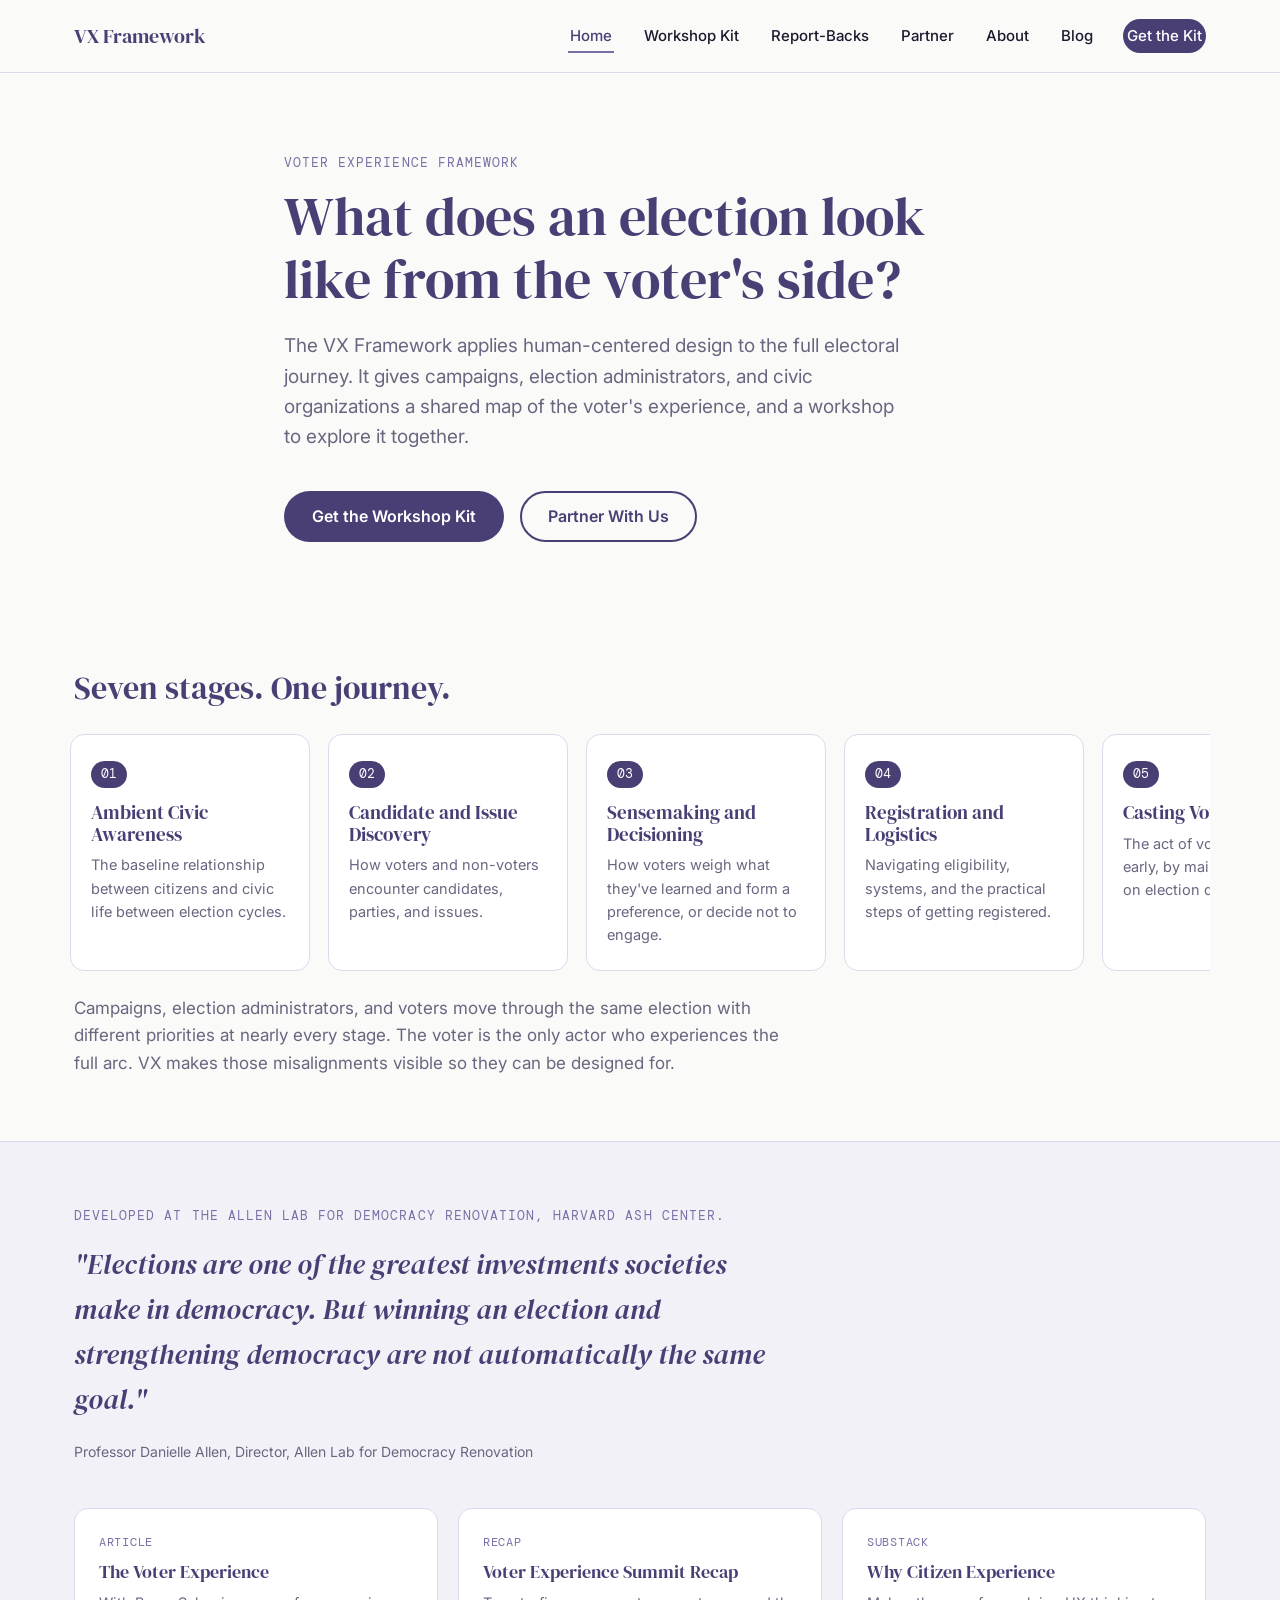
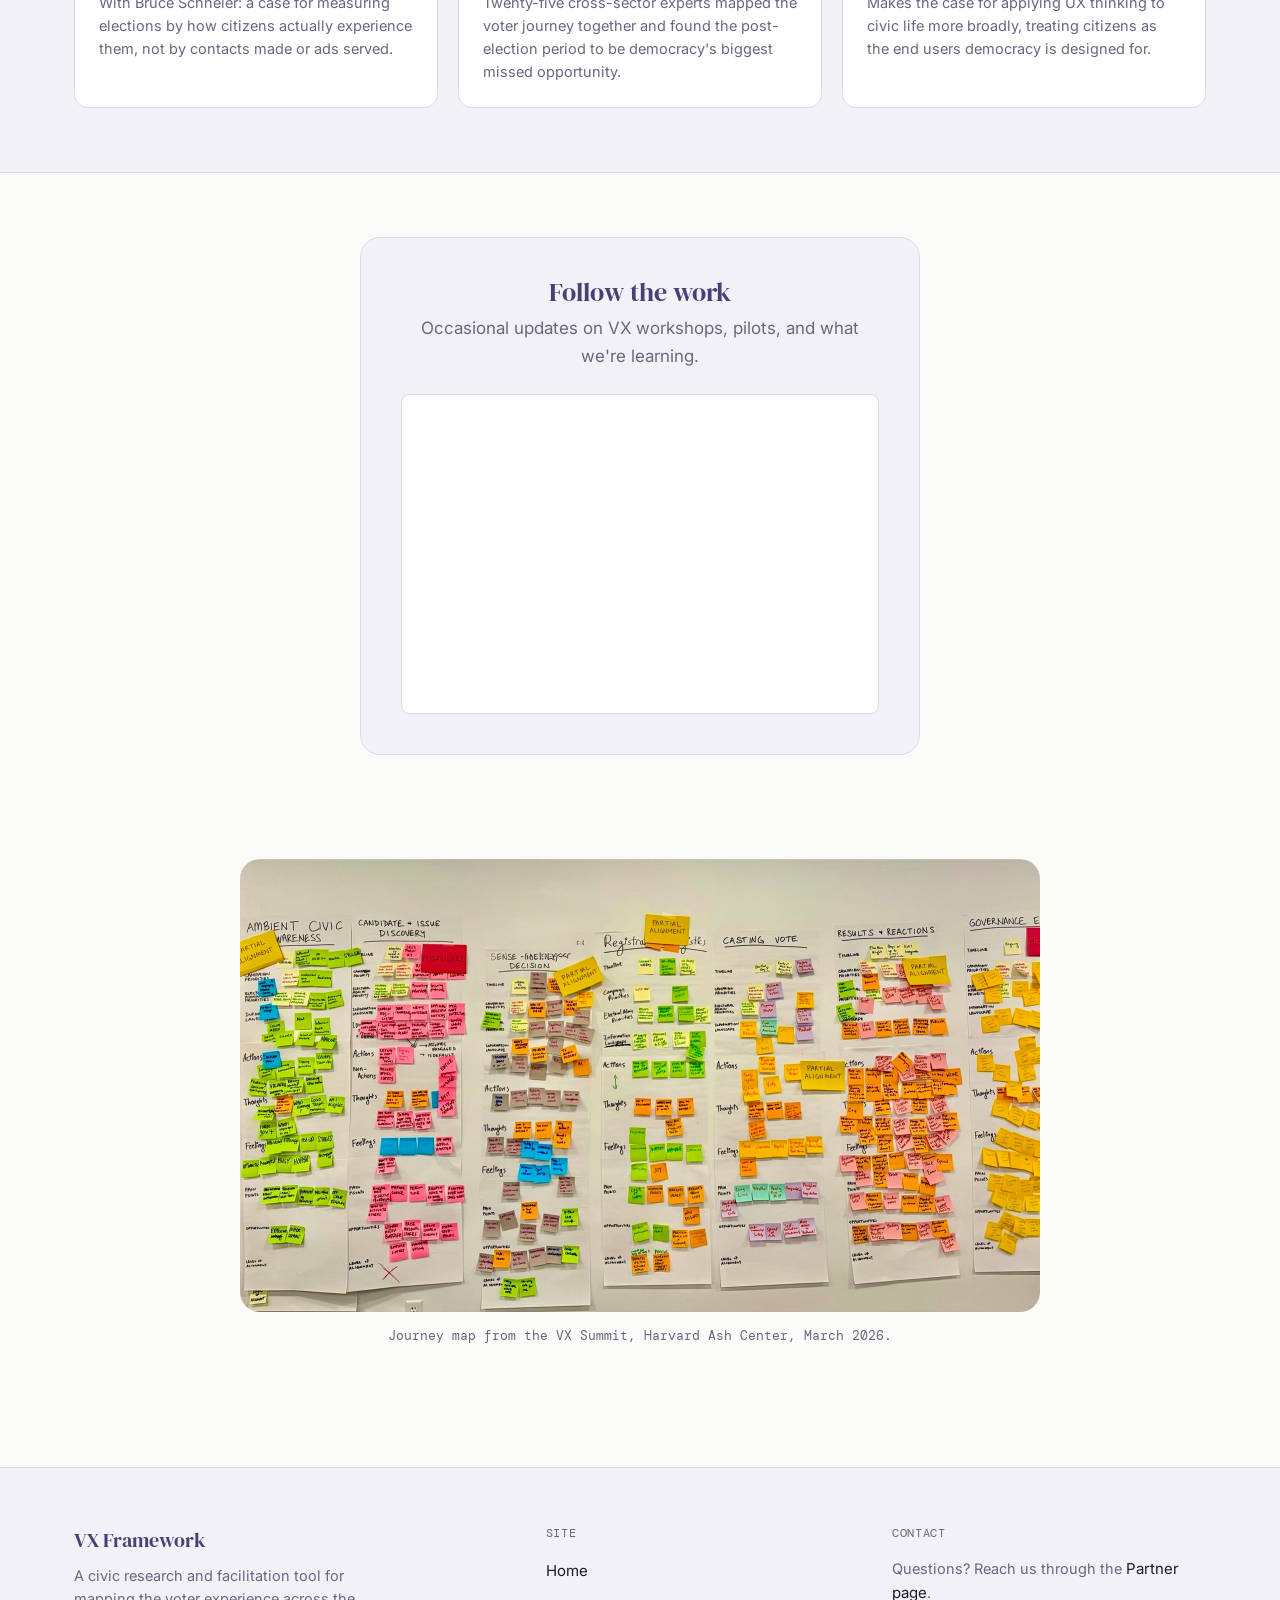
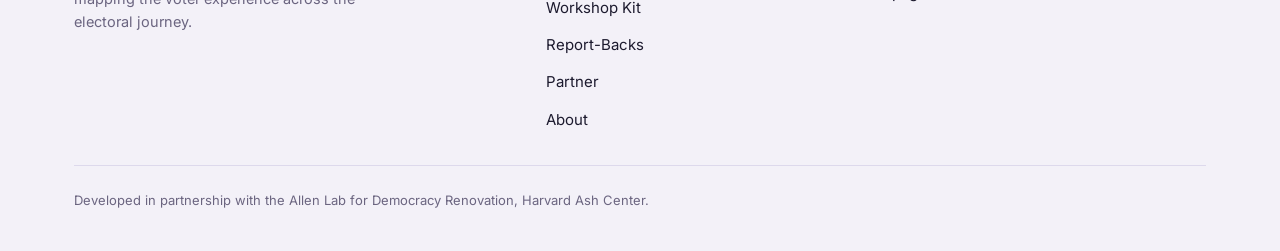
<file: index.html>
<!DOCTYPE html>
<html lang="en">
<head>
<meta charset="UTF-8">
<meta name="viewport" content="width=device-width, initial-scale=1.0">
<title>VX Framework: What does an election look like from the voter's side?</title>
<meta name="description" content="The Voter Experience (VX) Framework applies human-centered design to the electoral journey, giving campaigns, election administrators, and civic organizations a shared map and a workshop to explore it together.">
<link rel="preconnect" href="https://fonts.googleapis.com">
<link rel="preconnect" href="https://fonts.gstatic.com" crossorigin>
<link href="https://fonts.googleapis.com/css2?family=DM+Serif+Display:ital@0;1&family=DM+Mono:wght@400;500&family=Inter:wght@400;500;600;700&display=swap" rel="stylesheet">
<link rel="stylesheet" href="/css/styles.css">
<!-- Analytics snippet goes here (Plausible or GA4), to be added post-launch -->
</head>
<body>
<a class="skip-link" href="#main">Skip to content</a>

<header class="site-nav">
  <div class="container">
    <a class="nav-brand" href="/">VX Framework</a>
    <button class="nav-toggle" aria-label="Toggle menu" aria-expanded="false">
      <span></span><span></span><span></span>
    </button>
    <nav aria-label="Primary">
      <ul class="nav-links">
        <li><a href="/" aria-current="page">Home</a></li>
        <li><a href="/workshop-kit">Workshop Kit</a></li>
        <li><a href="/report-backs">Report-Backs</a></li>
        <li><a href="/partner">Partner</a></li>
        <li><a href="/about">About</a></li>
        <li><a href="https://substack.com/@voterexperience/posts" target="_blank" rel="noopener">Blog</a></li>
        <li><a class="btn btn-primary btn-small" href="/workshop-kit">Get the Kit</a></li>
      </ul>
    </nav>
  </div>
</header>

<main id="main">

  <section class="hero">
    <div class="container hero-inner">
      <span class="eyebrow">Voter Experience Framework</span>
      <h1>What does an election look like from the voter's side?</h1>
      <p class="subhead">The VX Framework applies human-centered design to the full electoral journey. It gives campaigns, election administrators, and civic organizations a shared map of the voter's experience, and a workshop to explore it together.</p>
      <div class="hero-actions">
        <a class="btn btn-primary" href="/workshop-kit">Get the Workshop Kit</a>
        <a class="btn btn-secondary" href="/partner">Partner With Us</a>
      </div>
    </div>
  </section>

  <section>
    <div class="container">
      <h2 class="section-heading">Seven stages. One journey.</h2>
      <div class="journey-rail reveal">
        <article class="journey-card">
          <span class="stage-num">01</span>
          <h3>Ambient Civic Awareness</h3>
          <p>The baseline relationship between citizens and civic life between election cycles.</p>
        </article>
        <article class="journey-card">
          <span class="stage-num">02</span>
          <h3>Candidate and Issue Discovery</h3>
          <p>How voters and non-voters encounter candidates, parties, and issues.</p>
        </article>
        <article class="journey-card">
          <span class="stage-num">03</span>
          <h3>Sensemaking and Decisioning</h3>
          <p>How voters weigh what they've learned and form a preference, or decide not to engage.</p>
        </article>
        <article class="journey-card">
          <span class="stage-num">04</span>
          <h3>Registration and Logistics</h3>
          <p>Navigating eligibility, systems, and the practical steps of getting registered.</p>
        </article>
        <article class="journey-card">
          <span class="stage-num">05</span>
          <h3>Casting Vote</h3>
          <p>The act of voting itself: early, by mail, or in person on election day.</p>
        </article>
        <article class="journey-card">
          <span class="stage-num">06</span>
          <h3>Results and Reactions</h3>
          <p>Watching results arrive and processing what the outcome means.</p>
        </article>
        <article class="journey-card">
          <span class="stage-num">07</span>
          <h3>Governance Experience</h3>
          <p>The ongoing relationship between voters and the officials they elected.</p>
        </article>
      </div>
      <p class="text-muted" style="max-width: 720px;">Campaigns, election administrators, and voters move through the same election with different priorities at nearly every stage. The voter is the only actor who experiences the full arc. VX makes those misalignments visible so they can be designed for.</p>
    </div>
  </section>

  <section class="surface-band">
    <div class="container">
      <p class="eyebrow" style="margin-bottom: 1.2em;">Developed at the Allen Lab for Democracy Renovation, Harvard Ash Center.</p>

      <div class="quote-block" style="margin-bottom: 2.5em;">
        <blockquote>"Elections are one of the greatest investments societies make in democracy. But winning an election and strengthening democracy are not automatically the same goal."</blockquote>
        <cite>Professor Danielle Allen, Director, Allen Lab for Democracy Renovation</cite>
      </div>

      <div class="card-grid">
        <a class="resource-card" href="https://ash.harvard.edu/articles/the-voter-experience/" target="_blank" rel="noopener">
          <span class="resource-label">Article</span>
          <h3>The Voter Experience</h3>
          <p>With Bruce Schneier: a case for measuring elections by how citizens actually experience them, not by contacts made or ads served.</p>
        </a>
        <a class="resource-card" href="https://ash.harvard.edu/articles/voter-experience-summit-recap/" target="_blank" rel="noopener">
          <span class="resource-label">Recap</span>
          <h3>Voter Experience Summit Recap</h3>
          <p>Twenty-five cross-sector experts mapped the voter journey together and found the post-election period to be democracy's biggest missed opportunity.</p>
        </a>
        <a class="resource-card" href="https://hillarylehr.substack.com/p/why-citizen-experience" target="_blank" rel="noopener">
          <span class="resource-label">Substack</span>
          <h3>Why Citizen Experience</h3>
          <p>Makes the case for applying UX thinking to civic life more broadly, treating citizens as the end users democracy is designed for.</p>
        </a>
      </div>
    </div>
  </section>

  <section>
    <div class="container">
      <div class="newsletter-card">
        <h2>Follow the work</h2>
        <p class="subhead">Occasional updates on VX workshops, pilots, and what we're learning.</p>
        <div class="newsletter-embed">
          <iframe src="https://hillarylehr.substack.com/embed" width="480" height="320" frameborder="0" scrolling="no" title="Subscribe to the VX newsletter"></iframe>
        </div>
      </div>
    </div>
  </section>

  <section class="tight">
    <div class="container">
      <figure class="team-photo-wrap">
        <img src="/assets/img/summit-04.jpg" alt="The completed seven-stage voter journey map on the wall, covered in sticky notes and alignment ratings for each stage." loading="lazy">
        <figcaption class="mono-caption">Journey map from the VX Summit, Harvard Ash Center, March 2026.</figcaption>
      </figure>
    </div>
  </section>

</main>

<footer class="site-footer">
  <div class="container">
    <div class="footer-grid">
      <div class="footer-brand-col">
        <div class="footer-brand">VX Framework</div>
        <p class="footer-desc">A civic research and facilitation tool for mapping the voter experience across the electoral journey.</p>
      </div>
      <div class="footer-links">
        <h4>Site</h4>
        <ul>
          <li><a href="/">Home</a></li>
          <li><a href="/workshop-kit">Workshop Kit</a></li>
          <li><a href="/report-backs">Report-Backs</a></li>
          <li><a href="/partner">Partner</a></li>
          <li><a href="/about">About</a></li>
        </ul>
      </div>
      <div class="footer-contact">
        <h4>Contact</h4>
        <p>Questions? Reach us through the <a href="/partner">Partner page</a>.</p>
      </div>
    </div>
    <div class="footer-bottom">
      <p>Developed in partnership with the Allen Lab for Democracy Renovation, Harvard Ash Center.</p>
    </div>
  </div>
</footer>

<script src="/js/main.js"></script>
</body>
</html>
</file>
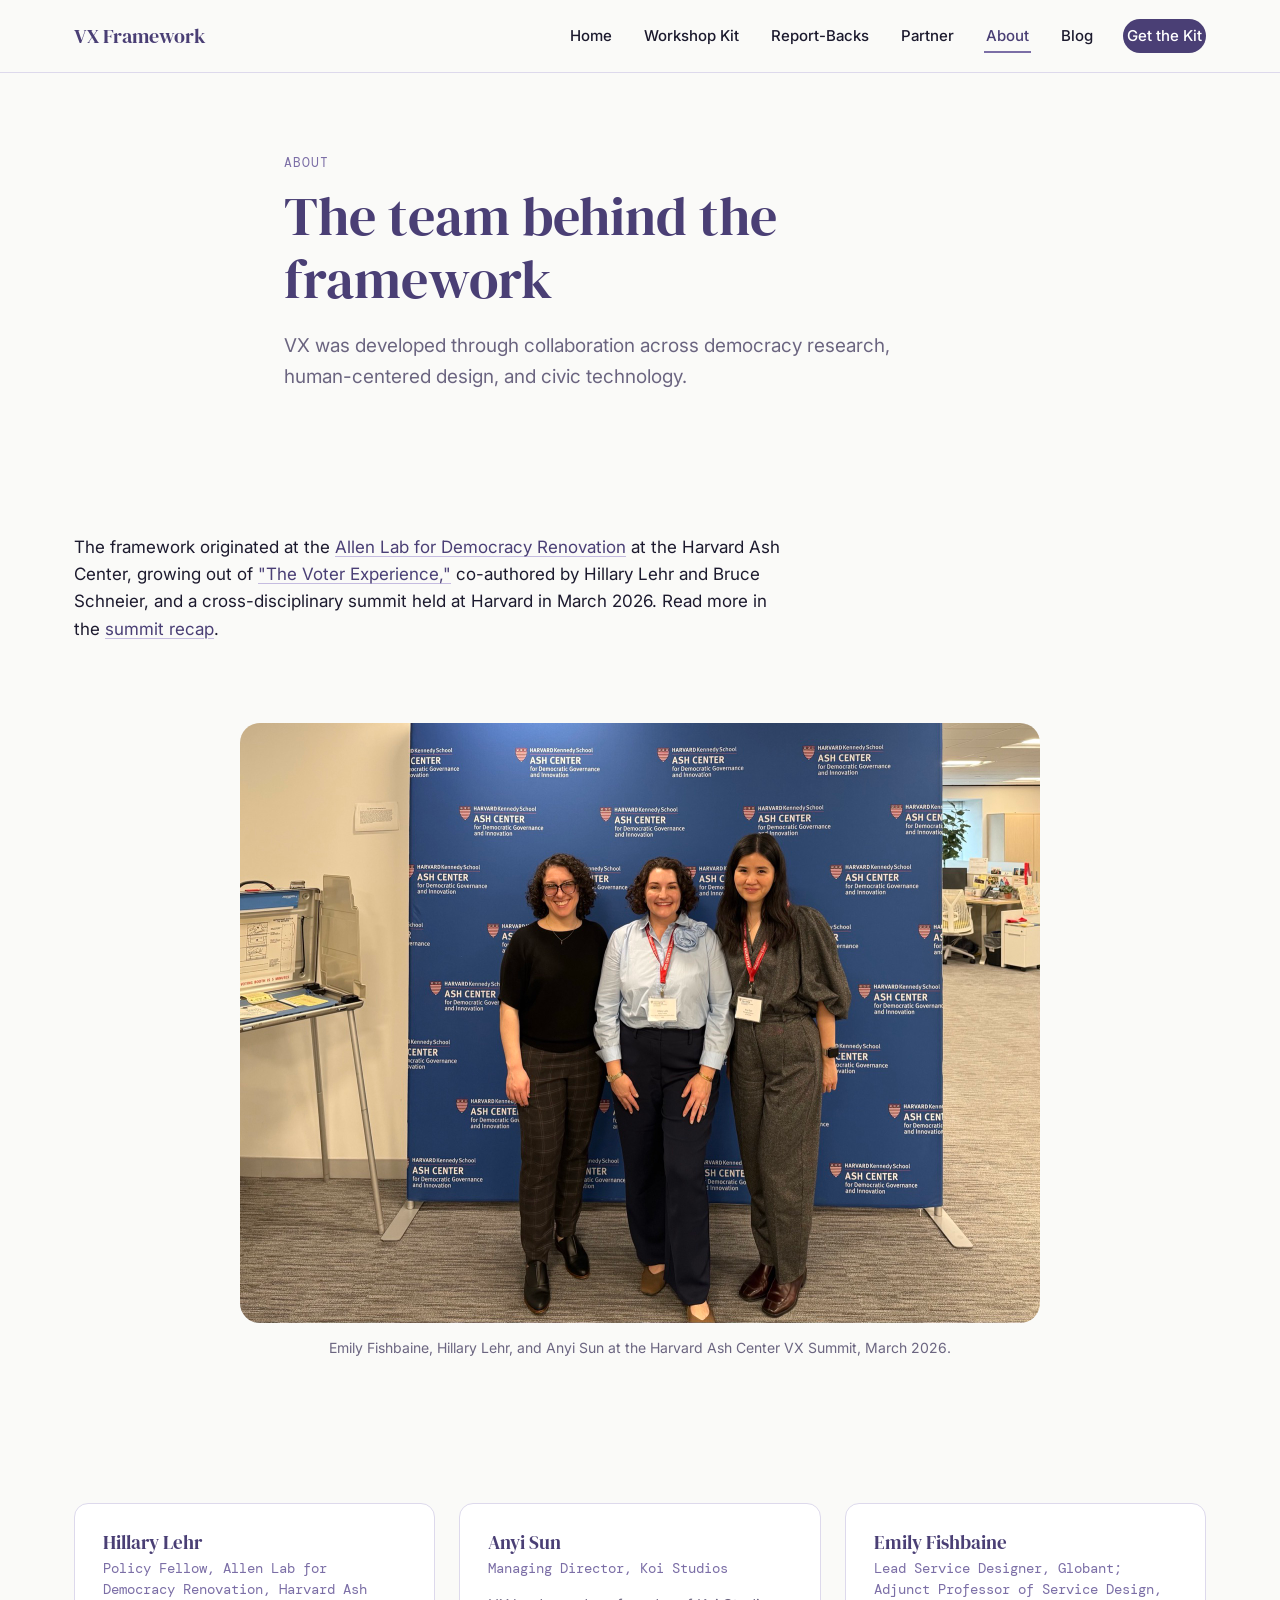
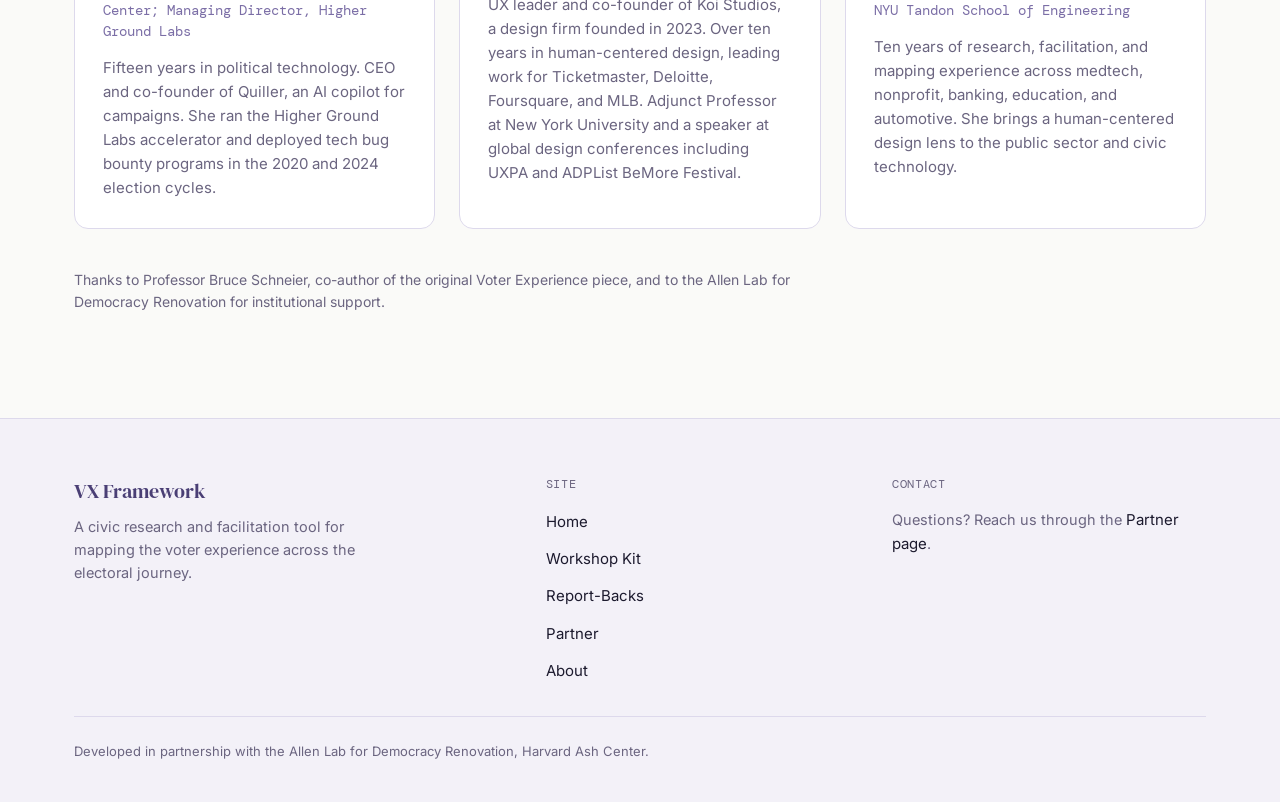
<file: about.html>
<!DOCTYPE html>
<html lang="en">
<head>
<meta charset="UTF-8">
<meta name="viewport" content="width=device-width, initial-scale=1.0">
<title>About: The team behind the framework | VX Framework</title>
<meta name="description" content="VX was developed through collaboration across democracy research, human-centered design, and civic technology, by Hillary Lehr, Anyi Sun, and Emily Fishbaine.">
<link rel="preconnect" href="https://fonts.googleapis.com">
<link rel="preconnect" href="https://fonts.gstatic.com" crossorigin>
<link href="https://fonts.googleapis.com/css2?family=DM+Serif+Display:ital@0;1&family=DM+Mono:wght@400;500&family=Inter:wght@400;500;600;700&display=swap" rel="stylesheet">
<link rel="stylesheet" href="/css/styles.css">
<!-- Analytics snippet goes here (Plausible or GA4), to be added post-launch -->
</head>
<body>
<a class="skip-link" href="#main">Skip to content</a>

<header class="site-nav">
  <div class="container">
    <a class="nav-brand" href="/">VX Framework</a>
    <button class="nav-toggle" aria-label="Toggle menu" aria-expanded="false">
      <span></span><span></span><span></span>
    </button>
    <nav aria-label="Primary">
      <ul class="nav-links">
        <li><a href="/">Home</a></li>
        <li><a href="/workshop-kit">Workshop Kit</a></li>
        <li><a href="/report-backs">Report-Backs</a></li>
        <li><a href="/partner">Partner</a></li>
        <li><a href="/about" aria-current="page">About</a></li>
        <li><a href="https://substack.com/@voterexperience/posts" target="_blank" rel="noopener">Blog</a></li>
        <li><a class="btn btn-primary btn-small" href="/workshop-kit">Get the Kit</a></li>
      </ul>
    </nav>
  </div>
</header>

<main id="main">

  <section class="hero">
    <div class="container hero-inner">
      <span class="eyebrow">About</span>
      <h1>The team behind the framework</h1>
      <p class="subhead">VX was developed through collaboration across democracy research, human-centered design, and civic technology.</p>
    </div>
  </section>

  <section class="tight">
    <div class="container">
      <p style="max-width: 720px;">The framework originated at the <a href="https://ash.harvard.edu/">Allen Lab for Democracy Renovation</a> at the Harvard Ash Center, growing out of <a href="https://ash.harvard.edu/articles/the-voter-experience/" target="_blank" rel="noopener">"The Voter Experience,"</a> co-authored by Hillary Lehr and Bruce Schneier, and a cross-disciplinary summit held at Harvard in March 2026. Read more in the <a href="https://ash.harvard.edu/articles/voter-experience-summit-recap/" target="_blank" rel="noopener">summit recap</a>.</p>
    </div>
  </section>

  <section class="tight">
    <div class="container">
      <figure class="team-photo-wrap">
        <img src="/assets/img/team-photo.jpg" alt="Emily Fishbaine, Hillary Lehr, and Anyi Sun standing together in front of an Ash Center backdrop at the Harvard Ash Center.">
        <figcaption>Emily Fishbaine, Hillary Lehr, and Anyi Sun at the Harvard Ash Center VX Summit, March 2026.</figcaption>
      </figure>
    </div>
  </section>

  <section>
    <div class="container">
      <div class="team-grid">
        <div class="team-card">
          <h3>Hillary Lehr</h3>
          <span class="role">Policy Fellow, Allen Lab for Democracy Renovation, Harvard Ash Center; Managing Director, Higher Ground Labs</span>
          <p>Fifteen years in political technology. CEO and co-founder of Quiller, an AI copilot for campaigns. She ran the Higher Ground Labs accelerator and deployed tech bug bounty programs in the 2020 and 2024 election cycles.</p>
        </div>
        <div class="team-card">
          <h3>Anyi Sun</h3>
          <span class="role">Managing Director, Koi Studios</span>
          <p>UX leader and co-founder of Koi Studios, a design firm founded in 2023. Over ten years in human-centered design, leading work for Ticketmaster, Deloitte, Foursquare, and MLB. Adjunct Professor at New York University and a speaker at global design conferences including UXPA and ADPList BeMore Festival.</p>
        </div>
        <div class="team-card">
          <h3>Emily Fishbaine</h3>
          <span class="role">Lead Service Designer, Globant; Adjunct Professor of Service Design, NYU Tandon School of Engineering</span>
          <p>Ten years of research, facilitation, and mapping experience across medtech, nonprofit, banking, education, and automotive. She brings a human-centered design lens to the public sector and civic technology.</p>
        </div>
      </div>

      <p class="text-small text-muted" style="margin-top: 40px; max-width: 720px;">Thanks to Professor Bruce Schneier, co-author of the original Voter Experience piece, and to the Allen Lab for Democracy Renovation for institutional support.</p>
    </div>
  </section>

</main>

<footer class="site-footer">
  <div class="container">
    <div class="footer-grid">
      <div class="footer-brand-col">
        <div class="footer-brand">VX Framework</div>
        <p class="footer-desc">A civic research and facilitation tool for mapping the voter experience across the electoral journey.</p>
      </div>
      <div class="footer-links">
        <h4>Site</h4>
        <ul>
          <li><a href="/">Home</a></li>
          <li><a href="/workshop-kit">Workshop Kit</a></li>
          <li><a href="/report-backs">Report-Backs</a></li>
          <li><a href="/partner">Partner</a></li>
          <li><a href="/about">About</a></li>
        </ul>
      </div>
      <div class="footer-contact">
        <h4>Contact</h4>
        <p>Questions? Reach us through the <a href="/partner">Partner page</a>.</p>
      </div>
    </div>
    <div class="footer-bottom">
      <p>Developed in partnership with the Allen Lab for Democracy Renovation, Harvard Ash Center.</p>
    </div>
  </div>
</footer>

<script src="/js/main.js"></script>
</body>
</html>
</file>
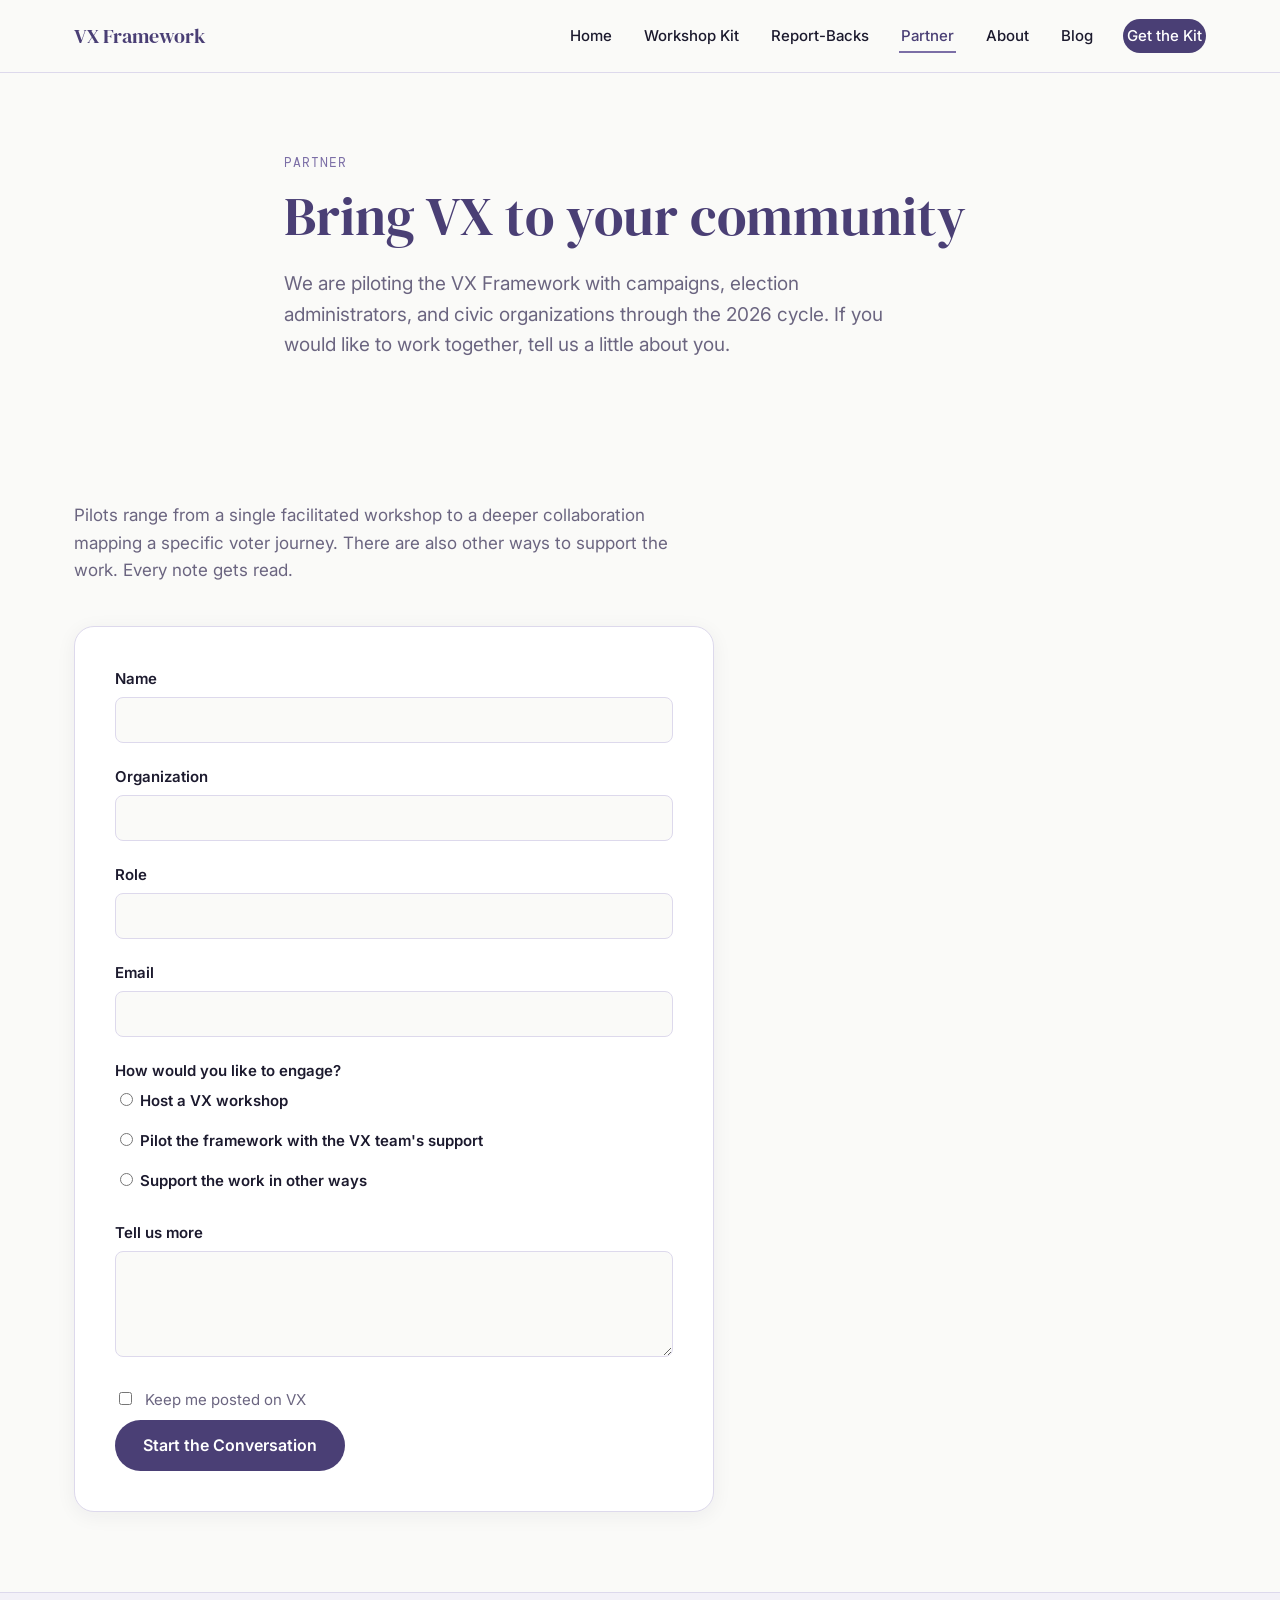
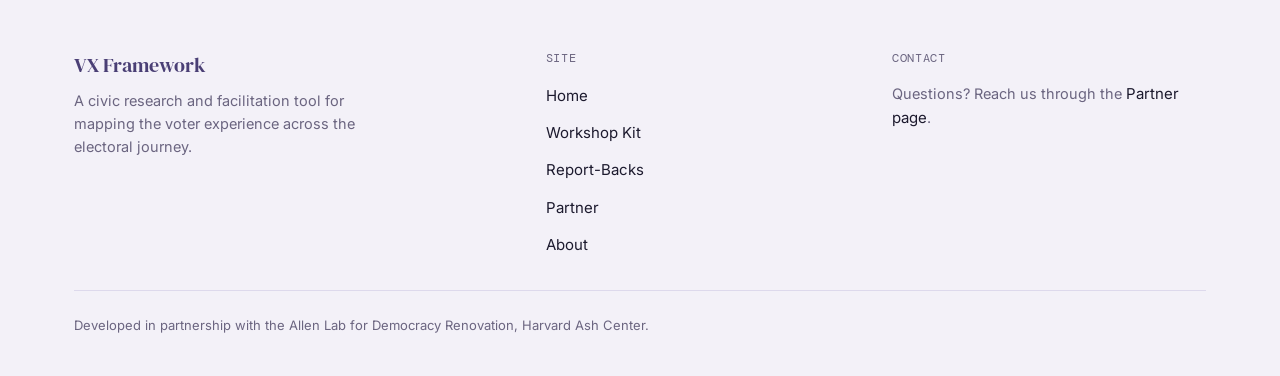
<file: partner.html>
<!DOCTYPE html>
<html lang="en">
<head>
<meta charset="UTF-8">
<meta name="viewport" content="width=device-width, initial-scale=1.0">
<title>Partner: Bring VX to your community | VX Framework</title>
<meta name="description" content="We are piloting the VX Framework with campaigns, election administrators, and civic organizations through the 2026 cycle. Tell us how you'd like to work together.">
<link rel="preconnect" href="https://fonts.googleapis.com">
<link rel="preconnect" href="https://fonts.gstatic.com" crossorigin>
<link href="https://fonts.googleapis.com/css2?family=DM+Serif+Display:ital@0;1&family=DM+Mono:wght@400;500&family=Inter:wght@400;500;600;700&display=swap" rel="stylesheet">
<link rel="stylesheet" href="/css/styles.css">
<!-- Analytics snippet goes here (Plausible or GA4), to be added post-launch -->
</head>
<body>
<a class="skip-link" href="#main">Skip to content</a>

<header class="site-nav">
  <div class="container">
    <a class="nav-brand" href="/">VX Framework</a>
    <button class="nav-toggle" aria-label="Toggle menu" aria-expanded="false">
      <span></span><span></span><span></span>
    </button>
    <nav aria-label="Primary">
      <ul class="nav-links">
        <li><a href="/">Home</a></li>
        <li><a href="/workshop-kit">Workshop Kit</a></li>
        <li><a href="/report-backs">Report-Backs</a></li>
        <li><a href="/partner" aria-current="page">Partner</a></li>
        <li><a href="/about">About</a></li>
        <li><a href="https://substack.com/@voterexperience/posts" target="_blank" rel="noopener">Blog</a></li>
        <li><a class="btn btn-primary btn-small" href="/workshop-kit">Get the Kit</a></li>
      </ul>
    </nav>
  </div>
</header>

<main id="main">

  <section class="hero">
    <div class="container hero-inner">
      <span class="eyebrow">Partner</span>
      <h1>Bring VX to your community</h1>
      <p class="subhead">We are piloting the VX Framework with campaigns, election administrators, and civic organizations through the 2026 cycle. If you would like to work together, tell us a little about you.</p>
    </div>
  </section>

  <section class="tight">
    <div class="container">
      <p class="text-muted" style="max-width: 640px; margin-bottom: 2.5em;">Pilots range from a single facilitated workshop to a deeper collaboration mapping a specific voter journey. There are also other ways to support the work. Every note gets read.</p>

      <form class="form-card" action="https://formspree.io/f/xlgyzpav" method="POST" data-formspree data-success-message="Thank you. We will be in touch soon.">
        <div class="form-field">
          <label for="p-name">Name</label>
          <input type="text" id="p-name" name="name" required>
        </div>
        <div class="form-field">
          <label for="p-org">Organization</label>
          <input type="text" id="p-org" name="organization" required>
        </div>
        <div class="form-field">
          <label for="p-role">Role</label>
          <input type="text" id="p-role" name="role">
        </div>
        <div class="form-field">
          <label for="p-email">Email</label>
          <input type="email" id="p-email" name="email" required>
        </div>
        <div class="form-field">
          <label id="p-engage-label">How would you like to engage?</label>
          <div class="radio-group" role="radiogroup" aria-labelledby="p-engage-label">
            <label class="radio-option">
              <input type="radio" name="engagement_type" value="Host a VX workshop" required>
              <span>Host a VX workshop</span>
            </label>
            <label class="radio-option">
              <input type="radio" name="engagement_type" value="Pilot the framework with the VX team's support">
              <span>Pilot the framework with the VX team's support</span>
            </label>
            <label class="radio-option">
              <input type="radio" name="engagement_type" value="Support the work in other ways">
              <span>Support the work in other ways</span>
            </label>
          </div>
        </div>
        <div class="form-field">
          <label for="p-more">Tell us more</label>
          <textarea id="p-more" name="more_info" rows="4"></textarea>
        </div>
        <div class="checkbox-field">
          <input type="checkbox" id="p-newsletter" name="newsletter_optin" value="yes">
          <label for="p-newsletter">Keep me posted on VX</label>
        </div>
        <button type="submit" class="btn btn-primary" style="margin-top: 8px;">Start the Conversation</button>
        <div class="form-status" role="status"></div>
      </form>
    </div>
  </section>

</main>

<footer class="site-footer">
  <div class="container">
    <div class="footer-grid">
      <div class="footer-brand-col">
        <div class="footer-brand">VX Framework</div>
        <p class="footer-desc">A civic research and facilitation tool for mapping the voter experience across the electoral journey.</p>
      </div>
      <div class="footer-links">
        <h4>Site</h4>
        <ul>
          <li><a href="/">Home</a></li>
          <li><a href="/workshop-kit">Workshop Kit</a></li>
          <li><a href="/report-backs">Report-Backs</a></li>
          <li><a href="/partner">Partner</a></li>
          <li><a href="/about">About</a></li>
        </ul>
      </div>
      <div class="footer-contact">
        <h4>Contact</h4>
        <p>Questions? Reach us through the <a href="/partner">Partner page</a>.</p>
      </div>
    </div>
    <div class="footer-bottom">
      <p>Developed in partnership with the Allen Lab for Democracy Renovation, Harvard Ash Center.</p>
    </div>
  </div>
</footer>

<script src="/js/main.js"></script>
<script src="/js/forms.js"></script>
</body>
</html>
</file>
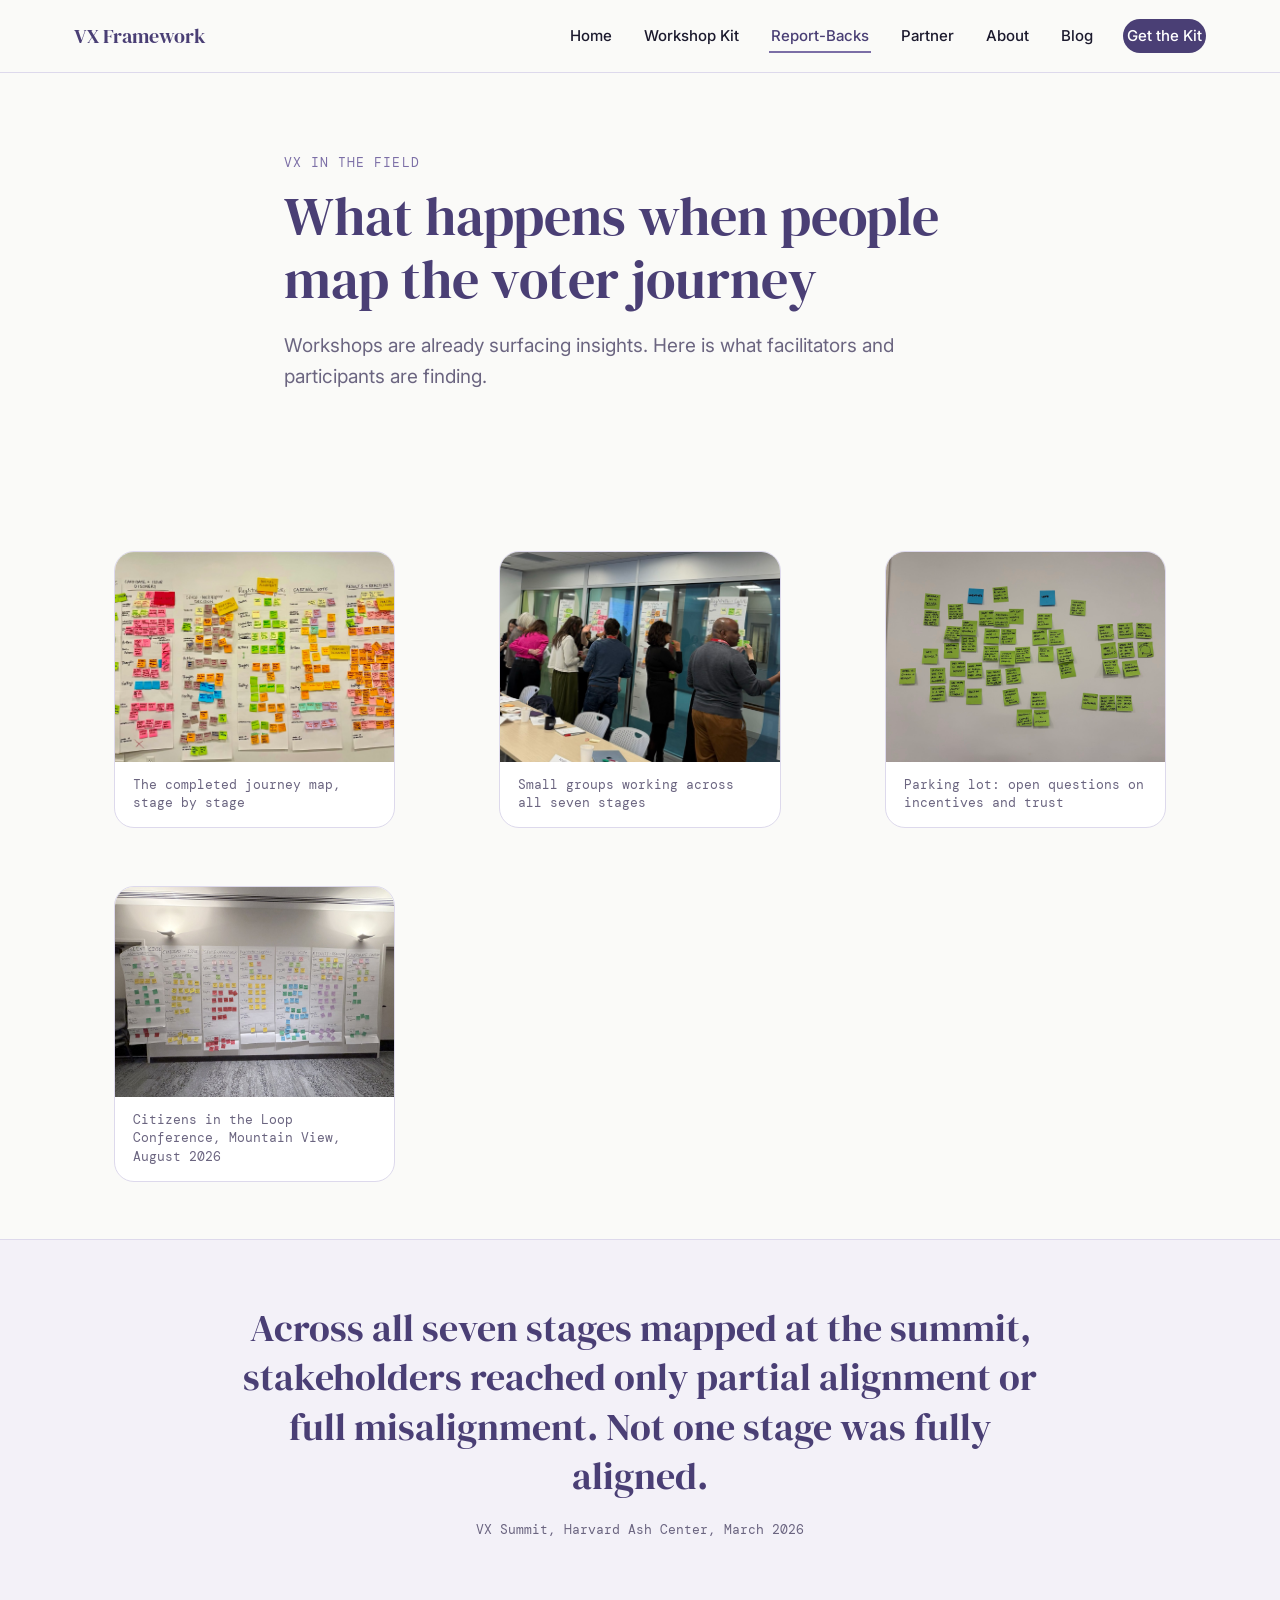
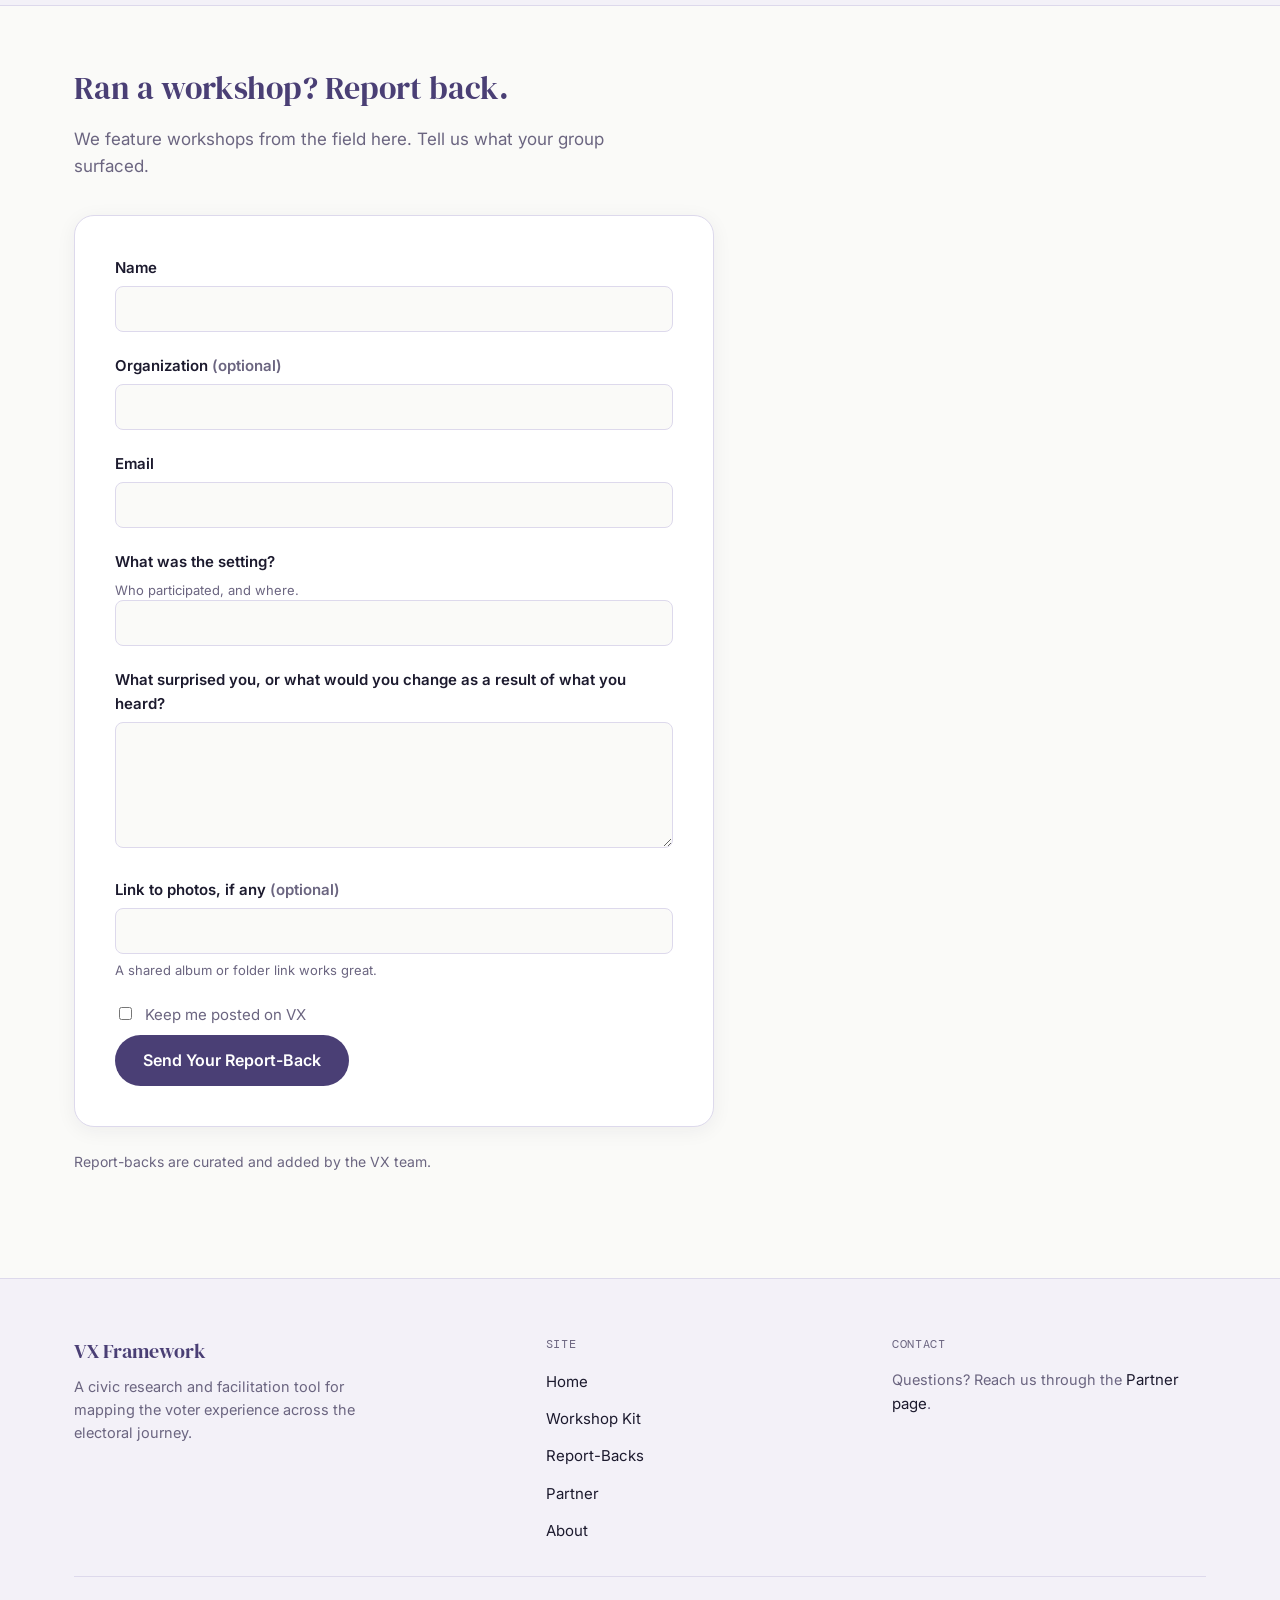
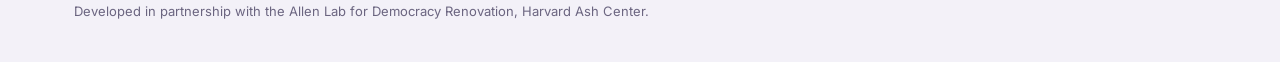
<file: report-backs.html>
<!DOCTYPE html>
<html lang="en">
<head>
<meta charset="UTF-8">
<meta name="viewport" content="width=device-width, initial-scale=1.0">
<title>Report-Backs: What happens when people map the voter journey | VX Framework</title>
<meta name="description" content="Evidence of the VX Framework in the field: findings from workshops and the March 2026 VX Summit at the Harvard Ash Center, and a form to report back on your own workshop.">
<link rel="preconnect" href="https://fonts.googleapis.com">
<link rel="preconnect" href="https://fonts.gstatic.com" crossorigin>
<link href="https://fonts.googleapis.com/css2?family=DM+Serif+Display:ital@0;1&family=DM+Mono:wght@400;500&family=Inter:wght@400;500;600;700&display=swap" rel="stylesheet">
<link rel="stylesheet" href="/css/styles.css">
<!-- Analytics snippet goes here (Plausible or GA4), to be added post-launch -->
</head>
<body>
<a class="skip-link" href="#main">Skip to content</a>

<header class="site-nav">
  <div class="container">
    <a class="nav-brand" href="/">VX Framework</a>
    <button class="nav-toggle" aria-label="Toggle menu" aria-expanded="false">
      <span></span><span></span><span></span>
    </button>
    <nav aria-label="Primary">
      <ul class="nav-links">
        <li><a href="/">Home</a></li>
        <li><a href="/workshop-kit">Workshop Kit</a></li>
        <li><a href="/report-backs" aria-current="page">Report-Backs</a></li>
        <li><a href="/partner">Partner</a></li>
        <li><a href="/about">About</a></li>
        <li><a href="https://substack.com/@voterexperience/posts" target="_blank" rel="noopener">Blog</a></li>
        <li><a class="btn btn-primary btn-small" href="/workshop-kit">Get the Kit</a></li>
      </ul>
    </nav>
  </div>
</header>

<main id="main">

  <section class="hero">
    <div class="container hero-inner">
      <span class="eyebrow">VX in the Field</span>
      <h1>What happens when people map the voter journey</h1>
      <p class="subhead">Workshops are already surfacing insights. Here is what facilitators and participants are finding.</p>
    </div>
  </section>

  <section class="tight">
    <div class="container">
      <div class="gallery-grid">
        <figure class="gallery-card">
          <img src="/assets/img/summit-04.jpg" alt="The completed seven-stage voter journey map, covered in sticky notes and alignment ratings for each stage." loading="lazy">
          <figcaption>The completed journey map, stage by stage</figcaption>
        </figure>
        <figure class="gallery-card">
          <img src="/assets/img/summit-02.jpg" alt="Summit participants gathered around wall-mounted journey map posters, adding sticky notes to each stage." loading="lazy">
          <figcaption>Small groups working across all seven stages</figcaption>
        </figure>
        <figure class="gallery-card">
          <img src="/assets/img/summit-03.jpg" alt="A wall of sticky notes capturing open questions, incentives, and blockers raised during the summit discussion." loading="lazy">
          <figcaption>Parking lot: open questions on incentives and trust</figcaption>
        </figure>
        <figure class="gallery-card">
          <img src="/assets/img/citl-mountain-view.jpg" alt="A seven-stage voter journey map on the wall, covered in sticky notes, from a Citizens in the Loop workshop on AI and elections." loading="lazy">
          <figcaption>Citizens in the Loop Conference, Mountain View, August 2026</figcaption>
        </figure>
      </div>
    </div>
  </section>

  <section class="surface-band callout-band">
    <div class="container">
      <p class="callout-text">Across all seven stages mapped at the summit, stakeholders reached only partial alignment or full misalignment. Not one stage was fully aligned.</p>
      <p class="callout-attribution">VX Summit, Harvard Ash Center, March 2026</p>
    </div>
  </section>

  <section>
    <div class="container">
      <h2 class="section-heading">Ran a workshop? Report back.</h2>
      <p class="text-muted" style="max-width: 560px; margin-bottom: 2em;">We feature workshops from the field here. Tell us what your group surfaced.</p>

      <form class="form-card" action="https://formspree.io/f/xqevnywn" method="POST" data-formspree data-success-message="Thanks for reporting back. We read every one, and we may follow up to feature your workshop.">
        <div class="form-field">
          <label for="rb-name">Name</label>
          <input type="text" id="rb-name" name="name" required>
        </div>
        <div class="form-field">
          <label for="rb-org">Organization <span class="text-muted">(optional)</span></label>
          <input type="text" id="rb-org" name="organization">
        </div>
        <div class="form-field">
          <label for="rb-email">Email</label>
          <input type="email" id="rb-email" name="email" required>
        </div>
        <div class="form-field">
          <label for="rb-setting">What was the setting?</label>
          <span class="field-helper">Who participated, and where.</span>
          <input type="text" id="rb-setting" name="setting">
        </div>
        <div class="form-field">
          <label for="rb-surprise">What surprised you, or what would you change as a result of what you heard?</label>
          <textarea id="rb-surprise" name="surprise_or_change" rows="5"></textarea>
        </div>
        <div class="form-field">
          <label for="rb-photos">Link to photos, if any <span class="text-muted">(optional)</span></label>
          <input type="url" id="rb-photos" name="photo_link">
          <span class="field-helper">A shared album or folder link works great.</span>
        </div>
        <div class="checkbox-field">
          <input type="checkbox" id="rb-newsletter" name="newsletter_optin" value="yes">
          <label for="rb-newsletter">Keep me posted on VX</label>
        </div>
        <button type="submit" class="btn btn-primary" style="margin-top: 8px;">Send Your Report-Back</button>
        <div class="form-status" role="status"></div>
      </form>

      <p class="text-small text-muted" style="margin-top: 24px;">Report-backs are curated and added by the VX team.</p>
    </div>
  </section>

</main>

<footer class="site-footer">
  <div class="container">
    <div class="footer-grid">
      <div class="footer-brand-col">
        <div class="footer-brand">VX Framework</div>
        <p class="footer-desc">A civic research and facilitation tool for mapping the voter experience across the electoral journey.</p>
      </div>
      <div class="footer-links">
        <h4>Site</h4>
        <ul>
          <li><a href="/">Home</a></li>
          <li><a href="/workshop-kit">Workshop Kit</a></li>
          <li><a href="/report-backs">Report-Backs</a></li>
          <li><a href="/partner">Partner</a></li>
          <li><a href="/about">About</a></li>
        </ul>
      </div>
      <div class="footer-contact">
        <h4>Contact</h4>
        <p>Questions? Reach us through the <a href="/partner">Partner page</a>.</p>
      </div>
    </div>
    <div class="footer-bottom">
      <p>Developed in partnership with the Allen Lab for Democracy Renovation, Harvard Ash Center.</p>
    </div>
  </div>
</footer>

<script src="/js/main.js"></script>
<script src="/js/forms.js"></script>
</body>
</html>
</file>
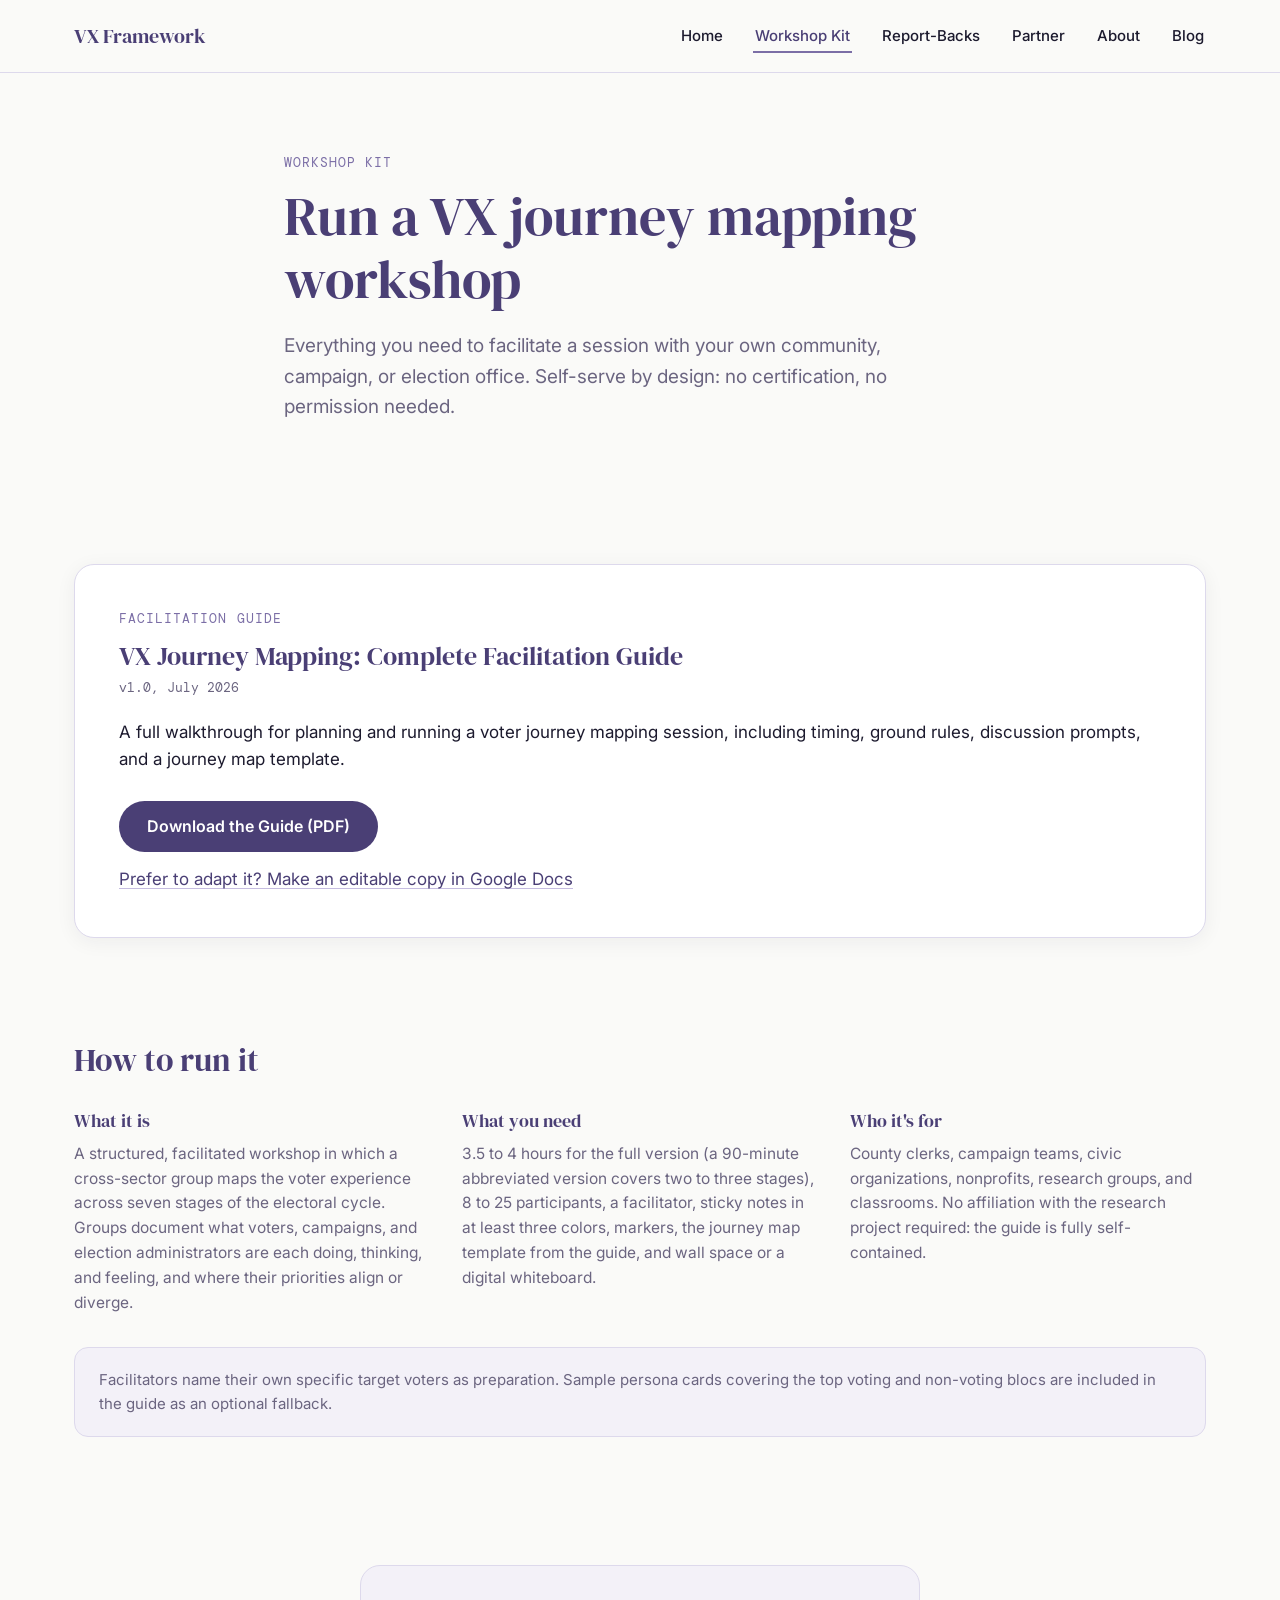
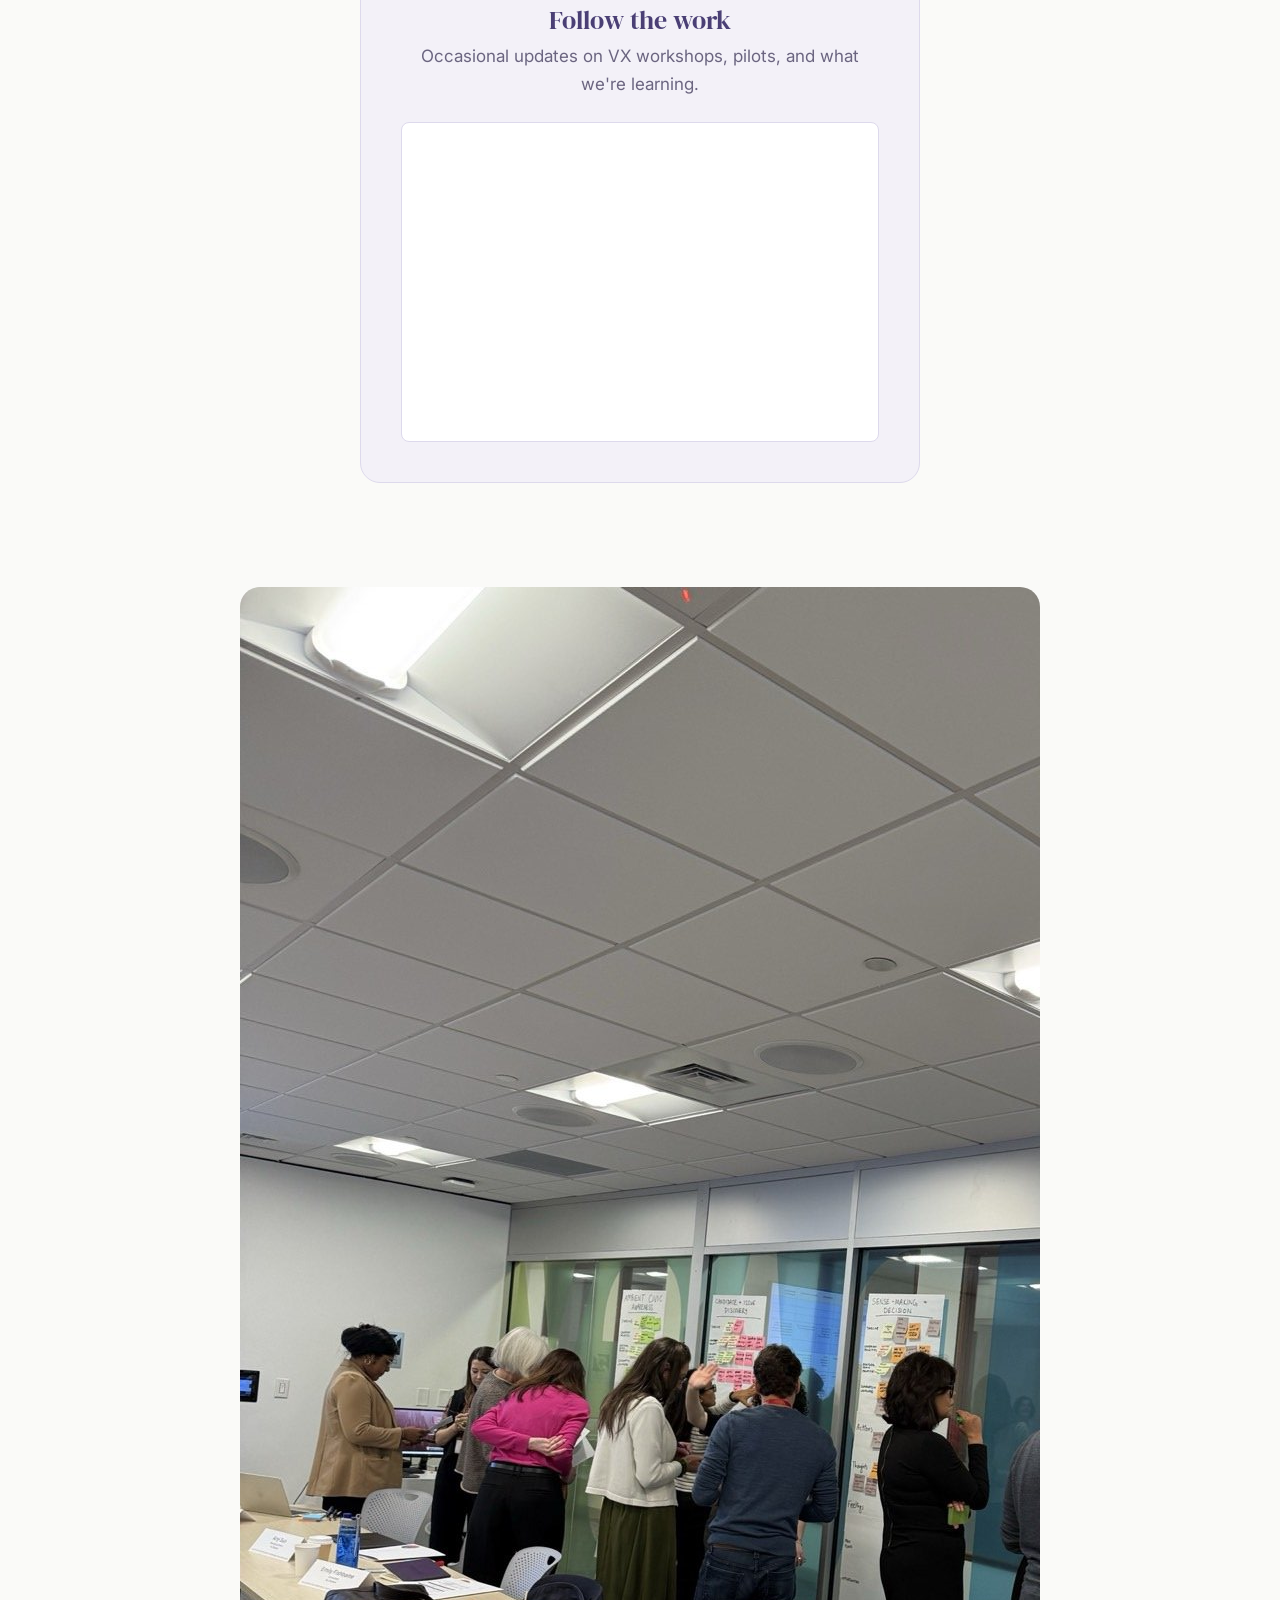
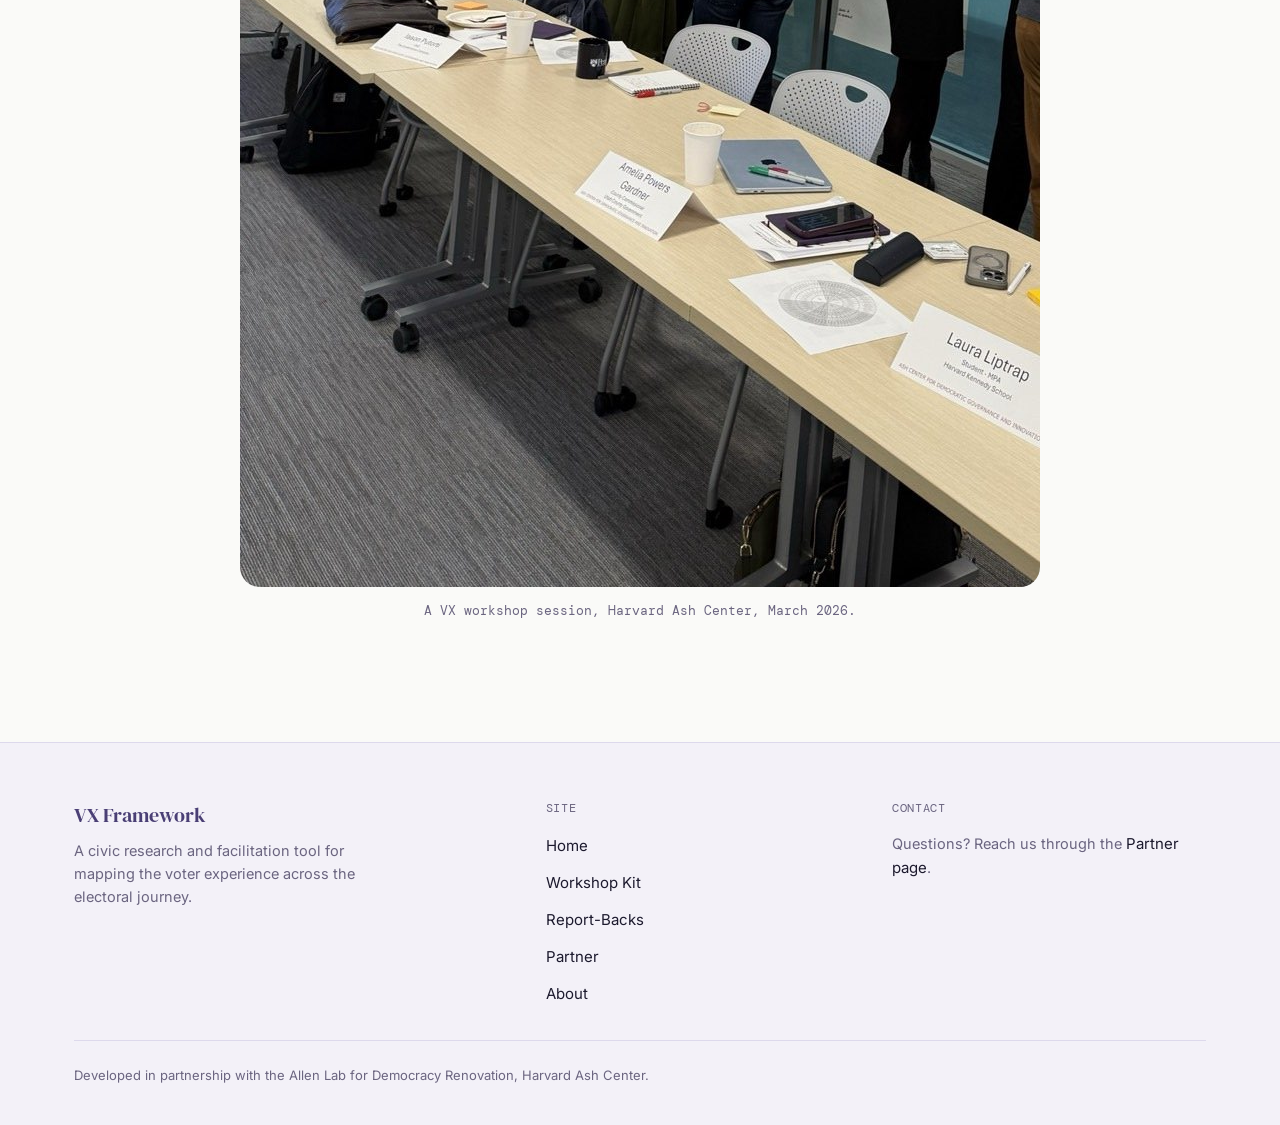
<file: workshop-kit.html>
<!DOCTYPE html>
<html lang="en">
<head>
<meta charset="UTF-8">
<meta name="viewport" content="width=device-width, initial-scale=1.0">
<title>Workshop Kit: Run a VX journey mapping workshop | VX Framework</title>
<meta name="description" content="Download the complete VX facilitation guide and run a voter journey mapping workshop with your own community, campaign, or election office. Self-serve, no certification needed.">
<link rel="preconnect" href="https://fonts.googleapis.com">
<link rel="preconnect" href="https://fonts.gstatic.com" crossorigin>
<link href="https://fonts.googleapis.com/css2?family=DM+Serif+Display:ital@0;1&family=DM+Mono:wght@400;500&family=Inter:wght@400;500;600;700&display=swap" rel="stylesheet">
<link rel="stylesheet" href="/css/styles.css">
<!-- Analytics snippet goes here (Plausible or GA4), to be added post-launch -->
</head>
<body>
<a class="skip-link" href="#main">Skip to content</a>

<header class="site-nav">
  <div class="container">
    <a class="nav-brand" href="/">VX Framework</a>
    <button class="nav-toggle" aria-label="Toggle menu" aria-expanded="false">
      <span></span><span></span><span></span>
    </button>
    <nav aria-label="Primary">
      <ul class="nav-links">
        <li><a href="/">Home</a></li>
        <li><a href="/workshop-kit" aria-current="page">Workshop Kit</a></li>
        <li><a href="/report-backs">Report-Backs</a></li>
        <li><a href="/partner">Partner</a></li>
        <li><a href="/about">About</a></li>
        <li><a href="https://substack.com/@voterexperience/posts" target="_blank" rel="noopener">Blog</a></li>
      </ul>
    </nav>
  </div>
</header>

<main id="main">

  <section class="hero">
    <div class="container hero-inner">
      <span class="eyebrow">Workshop Kit</span>
      <h1>Run a VX journey mapping workshop</h1>
      <p class="subhead">Everything you need to facilitate a session with your own community, campaign, or election office. Self-serve by design: no certification, no permission needed.</p>
    </div>
  </section>

  <section class="tight">
    <div class="container">
      <div class="kit-card">
        <span class="eyebrow">Facilitation Guide</span>
        <h2>VX Journey Mapping: Complete Facilitation Guide</h2>
        <p class="version-line">v1.0, July 2026</p>
        <p>A full walkthrough for planning and running a voter journey mapping session, including timing, ground rules, discussion prompts, and a journey map template.</p>
        <div class="kit-card-actions">
          <a class="btn btn-primary" href="/downloads/vx-facilitation-guide-v1.pdf">Download the Guide (PDF)</a>
          <a href="https://docs.google.com/document/d/1-wOeP_6ez17wuCw8ECdVp3coMZGKJwUkA4nZ8Buhye0/copy" target="_blank" rel="noopener">Prefer to adapt it? Make an editable copy in Google Docs</a>
        </div>
      </div>
    </div>
  </section>

  <section>
    <div class="container">
      <h2 class="section-heading">How to run it</h2>
      <div class="info-columns">
        <div>
          <h3>What it is</h3>
          <p>A structured, facilitated workshop in which a cross-sector group maps the voter experience across seven stages of the electoral cycle. Groups document what voters, campaigns, and election administrators are each doing, thinking, and feeling, and where their priorities align or diverge.</p>
        </div>
        <div>
          <h3>What you need</h3>
          <p>3.5 to 4 hours for the full version (a 90-minute abbreviated version covers two to three stages), 8 to 25 participants, a facilitator, sticky notes in at least three colors, markers, the journey map template from the guide, and wall space or a digital whiteboard.</p>
        </div>
        <div>
          <h3>Who it's for</h3>
          <p>County clerks, campaign teams, civic organizations, nonprofits, research groups, and classrooms. No affiliation with the research project required: the guide is fully self-contained.</p>
        </div>
      </div>

      <div class="note-box">
        Facilitators name their own specific target voters as preparation. Sample persona cards covering the top voting and non-voting blocs are included in the guide as an optional fallback.
      </div>
    </div>
  </section>

  <section>
    <div class="container">
      <div class="newsletter-card">
        <h2>Follow the work</h2>
        <p class="subhead">Occasional updates on VX workshops, pilots, and what we're learning.</p>
        <div class="newsletter-embed">
          <iframe src="https://hillarylehr.substack.com/embed" width="480" height="320" frameborder="0" scrolling="no" title="Subscribe to the VX newsletter"></iframe>
        </div>
      </div>
    </div>
  </section>

  <section class="tight">
    <div class="container">
      <figure class="team-photo-wrap">
        <img src="/assets/img/summit-01.jpg" alt="Participants at a VX workshop session documenting the registration and logistics and casting vote stages with colored sticky notes." loading="lazy">
        <figcaption class="mono-caption">A VX workshop session, Harvard Ash Center, March 2026.</figcaption>
      </figure>
    </div>
  </section>

</main>

<footer class="site-footer">
  <div class="container">
    <div class="footer-grid">
      <div class="footer-brand-col">
        <div class="footer-brand">VX Framework</div>
        <p class="footer-desc">A civic research and facilitation tool for mapping the voter experience across the electoral journey.</p>
      </div>
      <div class="footer-links">
        <h4>Site</h4>
        <ul>
          <li><a href="/">Home</a></li>
          <li><a href="/workshop-kit">Workshop Kit</a></li>
          <li><a href="/report-backs">Report-Backs</a></li>
          <li><a href="/partner">Partner</a></li>
          <li><a href="/about">About</a></li>
        </ul>
      </div>
      <div class="footer-contact">
        <h4>Contact</h4>
        <p>Questions? Reach us through the <a href="/partner">Partner page</a>.</p>
      </div>
    </div>
    <div class="footer-bottom">
      <p>Developed in partnership with the Allen Lab for Democracy Renovation, Harvard Ash Center.</p>
    </div>
  </div>
</footer>

<script src="/js/main.js"></script>
</body>
</html>
</file>
<file: css/styles.css>
/* ==========================================================================
   VX Framework: Design System
   ========================================================================== */

:root {
  --color-bg:          #FAFAF8;
  --color-surface:     #F3F1F8;
  --color-border:      #DDD9EC;
  --color-accent:      #7B6EA6;
  --color-accent-deep: #4A3F75;
  --color-accent-soft: #C5BCE0;
  --color-warm:        #E8B89A;
  --color-text:        #1C1A2E;
  --color-text-muted:  #6B6580;
  --color-white:       #FFFFFF;

  --font-display: 'DM Serif Display', serif;
  --font-body: 'Inter', sans-serif;
  --font-mono: 'DM Mono', monospace;

  --radius-sm: 8px;
  --radius-md: 14px;
  --radius-lg: 20px;

  --max-width: 1180px;
  --nav-height: 72px;

  --shadow-card: 0 4px 20px rgba(28, 26, 46, 0.06);
  --shadow-card-hover: 0 8px 28px rgba(28, 26, 46, 0.10);
}

/* ---- Reset ---- */
*, *::before, *::after { box-sizing: border-box; }
html { scroll-behavior: smooth; }
@media (prefers-reduced-motion: reduce) {
  html { scroll-behavior: auto; }
  *, *::before, *::after {
    animation-duration: 0.01ms !important;
    animation-iteration-count: 1 !important;
    transition-duration: 0.01ms !important;
    scroll-behavior: auto !important;
  }
}

body {
  margin: 0;
  background: var(--color-bg);
  color: var(--color-text);
  font-family: var(--font-body);
  font-size: 17px;
  line-height: 1.6;
  -webkit-font-smoothing: antialiased;
}

img { max-width: 100%; display: block; }
a { color: var(--color-accent-deep); }
a:not([class]) { text-decoration-color: var(--color-accent-soft); text-underline-offset: 3px; }

h1, h2, h3 {
  font-family: var(--font-display);
  color: var(--color-accent-deep);
  line-height: 1.15;
  margin: 0 0 0.5em;
  font-weight: 400;
}

p { margin: 0 0 1em; }
p:last-child { margin-bottom: 0; }

ul, ol { padding-left: 1.25em; }

.container {
  max-width: var(--max-width);
  margin: 0 auto;
  padding: 0 24px;
}

/* Visible keyboard focus states */
a:focus-visible,
button:focus-visible,
input:focus-visible,
textarea:focus-visible,
select:focus-visible {
  outline: 2px solid var(--color-accent-deep);
  outline-offset: 2px;
  border-radius: 4px;
}

.visually-hidden {
  position: absolute;
  width: 1px; height: 1px;
  padding: 0; margin: -1px;
  overflow: hidden;
  clip: rect(0, 0, 0, 0);
  white-space: nowrap;
  border: 0;
}

.skip-link {
  position: absolute;
  left: -9999px;
  top: 0;
  background: var(--color-accent-deep);
  color: var(--color-white);
  padding: 12px 20px;
  z-index: 1000;
  border-radius: 0 0 var(--radius-sm) 0;
}
.skip-link:focus {
  left: 0;
}

.eyebrow {
  font-family: var(--font-mono);
  font-size: 13px;
  letter-spacing: 0.08em;
  color: var(--color-accent);
  text-transform: uppercase;
  display: block;
  margin-bottom: 0.9em;
}

.text-muted { color: var(--color-text-muted); }
.text-small { font-size: 14px; }
.text-xs { font-size: 12px; }

/* ---- Buttons ---- */
.btn {
  display: inline-flex;
  align-items: center;
  justify-content: center;
  gap: 8px;
  font-family: var(--font-body);
  font-weight: 600;
  font-size: 16px;
  padding: 14px 26px;
  border-radius: 999px;
  border: 2px solid transparent;
  cursor: pointer;
  text-decoration: none;
  transition: transform 0.15s ease, background 0.15s ease, color 0.15s ease, border-color 0.15s ease;
  line-height: 1.2;
}
.btn:hover { transform: translateY(-1px); }

.btn-primary {
  background: var(--color-accent-deep);
  color: var(--color-white);
}
.btn-primary:hover { background: #3a3160; color: var(--color-white); }

.btn-secondary {
  background: transparent;
  border-color: var(--color-accent-deep);
  color: var(--color-accent-deep);
}
.btn-secondary:hover { background: var(--color-accent-deep); color: var(--color-white); }

.btn-small {
  padding: 8px 18px;
  font-size: 14px;
}

.btn-block { width: 100%; }

/* ---- Nav ---- */
.site-nav {
  position: sticky;
  top: 0;
  z-index: 500;
  background: rgba(250, 250, 248, 0.92);
  backdrop-filter: blur(8px);
  border-bottom: 1px solid var(--color-border);
}

.site-nav .container {
  display: flex;
  align-items: center;
  justify-content: space-between;
  height: var(--nav-height);
}

.nav-brand {
  font-family: var(--font-display);
  font-size: 20px;
  color: var(--color-accent-deep);
  text-decoration: none;
  white-space: nowrap;
}

.nav-links {
  display: flex;
  align-items: center;
  gap: 28px;
  list-style: none;
  margin: 0;
  padding: 0;
}

.nav-links a {
  color: var(--color-text);
  text-decoration: none;
  font-size: 15px;
  font-weight: 500;
  padding: 6px 2px;
  border-bottom: 2px solid transparent;
}

.nav-links a:hover,
.nav-links a[aria-current="page"] {
  border-bottom-color: var(--color-accent);
  color: var(--color-accent-deep);
}

.nav-links a.btn,
.nav-links a.btn:hover,
.nav-links a.btn[aria-current="page"] {
  color: var(--color-white);
  border-bottom-color: transparent;
}

.nav-toggle {
  display: none;
  background: none;
  border: none;
  cursor: pointer;
  padding: 8px;
}
.nav-toggle span {
  display: block;
  width: 24px;
  height: 2px;
  background: var(--color-text);
  margin: 5px 0;
  transition: transform 0.2s ease, opacity 0.2s ease;
}

/* ---- Hero ---- */
.hero {
  padding: 80px 0 64px;
}

.hero-inner {
  max-width: 760px;
}

.hero h1 {
  font-size: clamp(34px, 5vw, 54px);
  margin-bottom: 0.4em;
}

.hero .subhead {
  font-size: 19px;
  color: var(--color-text-muted);
  max-width: 620px;
  margin-bottom: 2em;
}

.hero-actions {
  display: flex;
  gap: 16px;
  flex-wrap: wrap;
}

/* ---- Sections ---- */
section { padding: 64px 0; }
section.tight { padding: 40px 0; }

.section-heading {
  font-size: clamp(26px, 3.4vw, 32px);
  margin-bottom: 0.6em;
}

.surface-band {
  background: var(--color-surface);
  border-top: 1px solid var(--color-border);
  border-bottom: 1px solid var(--color-border);
}

/* ---- Journey Rail ---- */
.journey-rail {
  display: flex;
  gap: 18px;
  overflow-x: auto;
  padding: 8px 4px 24px;
  margin: 0 -4px;
  scroll-snap-type: x proximity;
  -webkit-overflow-scrolling: touch;
}

.journey-rail::-webkit-scrollbar { height: 8px; }
.journey-rail::-webkit-scrollbar-track { background: transparent; }
.journey-rail::-webkit-scrollbar-thumb { background: var(--color-border); border-radius: 8px; }

.journey-card {
  scroll-snap-align: start;
  flex: 0 0 240px;
  background: var(--color-white);
  border: 1px solid var(--color-border);
  border-radius: var(--radius-md);
  padding: 24px 20px;
  transition: box-shadow 0.2s ease, transform 0.2s ease;
}
.journey-card:hover {
  box-shadow: var(--shadow-card-hover);
  transform: translateY(-2px);
}

.journey-card .stage-num {
  font-family: var(--font-mono);
  font-size: 13px;
  color: var(--color-warm);
  background: var(--color-accent-deep);
  display: inline-block;
  padding: 3px 10px;
  border-radius: 999px;
  margin-bottom: 14px;
  color: var(--color-white);
}

.journey-card h3 {
  font-size: 19px;
  margin-bottom: 8px;
}

.journey-card p {
  font-size: 14.5px;
  color: var(--color-text-muted);
  margin: 0;
}

.journey-rail.reveal {
  opacity: 0;
  transform: translateY(16px);
  transition: opacity 0.6s ease, transform 0.6s ease;
}
.journey-rail.reveal.is-visible {
  opacity: 1;
  transform: translateY(0);
}

/* ---- Credibility band / quote ---- */
.quote-block {
  max-width: 720px;
}
.quote-block blockquote {
  font-family: var(--font-display);
  font-style: italic;
  font-size: clamp(22px, 3vw, 28px);
  color: var(--color-accent-deep);
  margin: 0 0 0.6em;
}
.quote-block cite {
  font-style: normal;
  font-size: 14px;
  color: var(--color-text-muted);
}

/* ---- Resource cards ---- */
.card-grid {
  display: grid;
  grid-template-columns: repeat(3, 1fr);
  gap: 20px;
}

.resource-card {
  background: var(--color-white);
  border: 1px solid var(--color-border);
  border-radius: var(--radius-md);
  padding: 24px;
  text-decoration: none;
  color: var(--color-text);
  display: block;
  transition: box-shadow 0.2s ease, transform 0.2s ease;
}
.resource-card:hover {
  box-shadow: var(--shadow-card-hover);
  transform: translateY(-2px);
}
.resource-card .resource-label {
  font-family: var(--font-mono);
  font-size: 12px;
  color: var(--color-accent);
  text-transform: uppercase;
  letter-spacing: 0.06em;
  display: block;
  margin-bottom: 10px;
}
.resource-card h3 {
  font-size: 18px;
  margin-bottom: 8px;
}
.resource-card p {
  font-size: 14.5px;
  color: var(--color-text-muted);
}

/* ---- Newsletter ---- */
.newsletter-card {
  background: var(--color-surface);
  border: 1px solid var(--color-border);
  border-radius: var(--radius-lg);
  padding: 40px;
  text-align: center;
  max-width: 560px;
  margin: 0 auto;
}
.newsletter-card h2 { margin-bottom: 0.3em; }
.newsletter-card .subhead {
  color: var(--color-text-muted);
  margin-bottom: 24px;
}
.newsletter-embed {
  display: flex;
  justify-content: center;
}
.newsletter-embed iframe {
  border: 1px solid var(--color-border) !important;
  background: var(--color-white) !important;
  border-radius: var(--radius-sm);
  max-width: 480px;
  width: 100%;
  height: 320px;
}

/* ---- Download / kit card ---- */
.kit-card {
  background: var(--color-white);
  border: 1px solid var(--color-border);
  border-radius: var(--radius-lg);
  padding: 44px;
  box-shadow: var(--shadow-card);
}
.kit-card .version-line {
  font-family: var(--font-mono);
  font-size: 13px;
  color: var(--color-text-muted);
  margin-bottom: 20px;
}
.kit-card h2 { font-size: 26px; margin-bottom: 6px; }
.kit-card-actions {
  margin-top: 28px;
  display: flex;
  flex-direction: column;
  align-items: flex-start;
  gap: 14px;
}

.info-columns {
  display: grid;
  grid-template-columns: repeat(3, 1fr);
  gap: 32px;
  margin-top: 32px;
}
.info-columns h3 {
  font-size: 18px;
  margin-bottom: 10px;
}
.info-columns p { color: var(--color-text-muted); font-size: 15.5px; }

.note-box {
  background: var(--color-surface);
  border: 1px solid var(--color-border);
  border-radius: var(--radius-md);
  padding: 20px 24px;
  margin-top: 32px;
  font-size: 15px;
  color: var(--color-text-muted);
}

/* ---- Gallery ---- */
.gallery-grid {
  display: grid;
  grid-template-columns: repeat(3, 1fr);
  gap: 24px;
}
.gallery-card {
  background: var(--color-white);
  border: 1px solid var(--color-border);
  border-radius: var(--radius-lg);
  overflow: hidden;
}
.gallery-card img {
  width: 100%;
  aspect-ratio: 4 / 3;
  object-fit: cover;
}
.gallery-card figcaption {
  font-family: var(--font-mono);
  font-size: 12.5px;
  color: var(--color-text-muted);
  padding: 14px 18px;
  line-height: 1.5;
}
.gallery-card.placeholder-card {
  display: flex;
  align-items: center;
  justify-content: center;
  min-height: 220px;
  border-style: dashed;
  color: var(--color-text-muted);
  font-family: var(--font-mono);
  font-size: 13px;
  text-align: center;
  padding: 24px;
}

/* ---- Callout ---- */
.callout-band {
  text-align: center;
}
.callout-band .callout-text {
  font-family: var(--font-display);
  font-size: clamp(26px, 4vw, 38px);
  color: var(--color-accent-deep);
  max-width: 820px;
  margin: 0 auto 0.5em;
  line-height: 1.3;
}
.callout-band .callout-attribution {
  font-family: var(--font-mono);
  font-size: 13px;
  color: var(--color-text-muted);
}

/* ---- Forms ---- */
.form-card {
  background: var(--color-white);
  border: 1px solid var(--color-border);
  border-radius: var(--radius-lg);
  padding: 40px;
  max-width: 640px;
  box-shadow: var(--shadow-card);
}

.form-field {
  margin-bottom: 22px;
}
.form-field label {
  display: block;
  font-weight: 600;
  font-size: 15px;
  margin-bottom: 6px;
}
.form-field .field-helper {
  display: block;
  font-size: 13px;
  color: var(--color-text-muted);
  margin-top: 6px;
}
.form-field input[type="text"],
.form-field input[type="email"],
.form-field input[type="url"],
.form-field textarea {
  width: 100%;
  font-family: var(--font-body);
  font-size: 16px;
  padding: 12px 14px;
  border: 1px solid var(--color-border);
  border-radius: var(--radius-sm);
  background: var(--color-bg);
  color: var(--color-text);
}
.form-field input:focus,
.form-field textarea:focus {
  outline: none;
  border-color: var(--color-accent);
  background: var(--color-white);
}
.form-field textarea { resize: vertical; min-height: 100px; }

.radio-group {
  display: flex;
  flex-direction: column;
  gap: 10px;
}
.radio-option {
  display: flex;
  align-items: flex-start;
  gap: 10px;
  font-size: 15.5px;
}
.radio-option input { margin-top: 4px; }

.checkbox-field {
  display: flex;
  align-items: flex-start;
  gap: 10px;
  font-size: 15px;
  color: var(--color-text-muted);
}
.checkbox-field input { margin-top: 4px; }

.form-status {
  margin-top: 20px;
  padding: 16px 18px;
  border-radius: var(--radius-sm);
  font-size: 15px;
  display: none;
}
.form-status.is-visible { display: block; }
.form-status.success {
  background: #EFF6EA;
  color: #3A5A2A;
  border: 1px solid #CBDFC0;
}
.form-status.error {
  background: #FBEAEA;
  color: #7A2E2E;
  border: 1px solid #EAC5C5;
}

/* ---- Team bios ---- */
.team-grid {
  display: grid;
  grid-template-columns: repeat(3, 1fr);
  gap: 24px;
}
.team-card {
  background: var(--color-white);
  border: 1px solid var(--color-border);
  border-radius: var(--radius-md);
  padding: 28px;
}
.team-card h3 {
  font-size: 19px;
  margin-bottom: 4px;
}
.team-card .role {
  font-size: 14px;
  color: var(--color-accent);
  font-family: var(--font-mono);
  display: block;
  margin-bottom: 14px;
  line-height: 1.5;
}
.team-card p {
  font-size: 15px;
  color: var(--color-text-muted);
}

.team-photo-wrap {
  max-width: 800px;
  margin: 0 auto 40px;
}
.team-photo-wrap img {
  border-radius: var(--radius-lg);
  width: 100%;
}
.team-photo-wrap figcaption {
  text-align: center;
  font-size: 14px;
  color: var(--color-text-muted);
  margin-top: 14px;
}
.team-photo-wrap figcaption.mono-caption {
  font-family: var(--font-mono);
  font-size: 13px;
}

/* ---- Footer ---- */
.site-footer {
  border-top: 1px solid var(--color-border);
  background: var(--color-surface);
  padding: 56px 0 40px;
  margin-top: 40px;
}
.footer-grid {
  display: grid;
  grid-template-columns: 1.4fr 1fr 1fr;
  gap: 32px;
  margin-bottom: 32px;
}
.footer-brand {
  font-family: var(--font-display);
  font-size: 20px;
  color: var(--color-accent-deep);
  margin-bottom: 8px;
}
.footer-desc {
  color: var(--color-text-muted);
  font-size: 14.5px;
  max-width: 320px;
}
.footer-links h4,
.footer-contact h4 {
  font-family: var(--font-mono);
  font-size: 12px;
  text-transform: uppercase;
  letter-spacing: 0.06em;
  color: var(--color-text-muted);
  margin: 0 0 14px;
  font-weight: 400;
}
.footer-links ul {
  list-style: none;
  padding: 0;
  margin: 0;
  display: flex;
  flex-direction: column;
  gap: 10px;
}
.footer-links a, .footer-contact a {
  color: var(--color-text);
  text-decoration: none;
  font-size: 15px;
}
.footer-links a:hover, .footer-contact a:hover { color: var(--color-accent-deep); }
.footer-contact p { font-size: 14.5px; color: var(--color-text-muted); }
.footer-bottom {
  border-top: 1px solid var(--color-border);
  padding-top: 24px;
  font-size: 13px;
  color: var(--color-text-muted);
}

/* ---- Responsive ---- */
@media (max-width: 900px) {
  .card-grid,
  .gallery-grid,
  .team-grid,
  .info-columns {
    grid-template-columns: 1fr 1fr;
  }
  .footer-grid {
    grid-template-columns: 1fr 1fr;
  }
}

@media (max-width: 720px) {
  .nav-links {
    position: fixed;
    top: var(--nav-height);
    left: 0;
    right: 0;
    background: var(--color-bg);
    border-bottom: 1px solid var(--color-border);
    flex-direction: column;
    align-items: flex-start;
    gap: 0;
    padding: 8px 24px 20px;
    transform: translateY(-8px);
    opacity: 0;
    pointer-events: none;
    transition: opacity 0.2s ease, transform 0.2s ease;
  }
  .nav-links.is-open {
    opacity: 1;
    transform: translateY(0);
    pointer-events: auto;
  }
  .nav-links a {
    padding: 12px 0;
    width: 100%;
    border-bottom: 1px solid var(--color-border);
  }
  .nav-links .btn { margin: 12px 0 4px; }
  .nav-toggle { display: block; }

  .hero { padding: 48px 0 40px; }
  .hero-actions { flex-direction: column; align-items: stretch; }
  .hero-actions .btn { width: 100%; }

  section { padding: 48px 0; }

  .card-grid,
  .gallery-grid,
  .team-grid,
  .info-columns,
  .footer-grid {
    grid-template-columns: 1fr;
  }

  .kit-card, .form-card { padding: 28px 22px; }
  .newsletter-card { padding: 28px 22px; }
}

@media (max-width: 400px) {
  .journey-card { flex-basis: 210px; }
}
</file>
